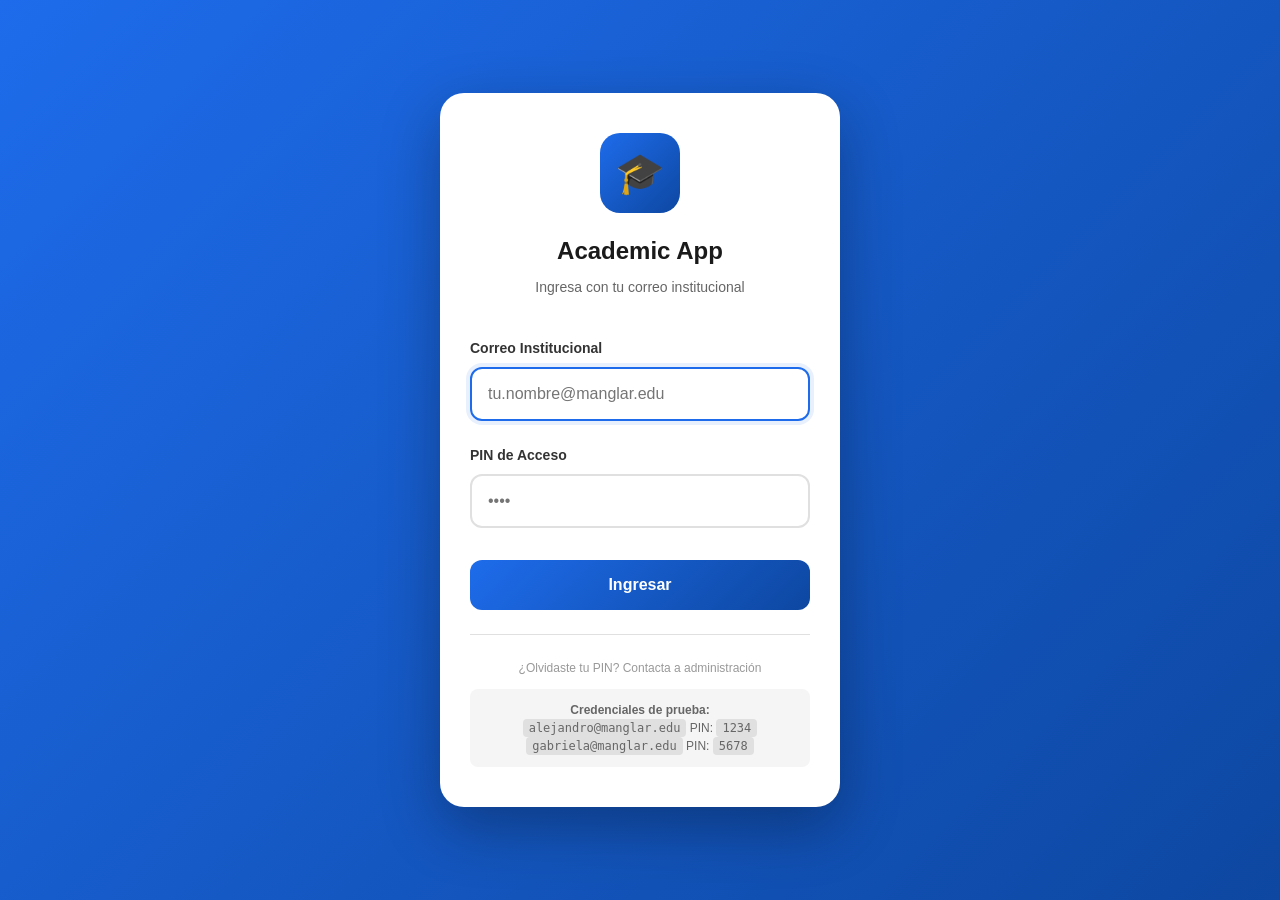
<file: index.html>
<!DOCTYPE html>
<html lang="es">
<head>
    <meta charset="UTF-8">
    <meta name="viewport" content="width=device-width, initial-scale=1.0, maximum-scale=1.0, user-scalable=no">
    <meta name="theme-color" content="#1E6CEB">
    <meta name="apple-mobile-web-app-capable" content="yes">
    <meta name="apple-mobile-web-app-status-bar-style" content="black-translucent">
    <title>Academic App</title>
    
    <!-- Google Fonts - Inter -->
    <link rel="preconnect" href="https://fonts.googleapis.com">
    <link rel="preconnect" href="https://fonts.gstatic.com" crossorigin>
    <link href="https://fonts.googleapis.com/css2?family=Inter:wght@400;500;600;700&display=swap" rel="stylesheet">
    
    <!-- Estilos -->
    <link rel="stylesheet" href="css/styles.css?v=2">
</head>
<body>
    <!-- Contenedor principal (mobile) -->
    <div class="mobile-container">
        
        <!-- Header -->
        <header class="header">
            <div class="header-content">
                <div class="header-left">
                    <div class="avatar">
                        <img src="data:image/svg+xml,%3Csvg xmlns='http://www.w3.org/2000/svg' viewBox='0 0 100 100'%3E%3Ccircle cx='50' cy='50' r='50' fill='%23E3F2FD'/%3E%3Ctext x='50' y='55' font-size='40' text-anchor='middle' fill='%231E6CEB' font-family='Inter'%3E👤%3C/text%3E%3C/svg%3E" alt="Avatar">
                    </div>
                    <div class="greeting">
                        <span class="greeting-small">¡Bienvenido!</span>
                        <span class="greeting-large">Hola, Alejandro</span>
                    </div>
                </div>
                <button class="notification-btn" aria-label="Notificaciones">
                    <svg width="24" height="24" viewBox="0 0 24 24" fill="none" stroke="currentColor" stroke-width="2">
                        <path d="M18 8A6 6 0 0 0 6 8c0 7-3 9-3 9h18s-3-2-3-9"/>
                        <path d="M13.73 21a2 2 0 0 1-3.46 0"/>
                    </svg>
                    <span class="notification-badge"></span>
                </button>
            </div>
        </header>

        <!-- Main Content -->
        <main class="main-content">
            
            <!-- Tarjeta Académica -->
            <section class="academic-card">
                <div class="academic-header">
                    <span class="badge badge-white">Académico</span>
                    <span class="growth-indicator">↗ +0.2% este mes</span>
                </div>
                <div class="academic-body">
                    <div class="grade-large">
                        <span class="grade-number">18</span>
                        <span class="grade-total">/ 20</span>
                    </div>
                    <p class="grade-subtitle">Promedio General</p>
                </div>
                <div class="academic-footer">
                    <div class="subjects-badges">
                        <span class="badge badge-subject">MAT</span>
                        <span class="badge badge-subject">FIS</span>
                        <span class="badge badge-subject">HIS</span>
                    </div>
                    <a href="#" class="link-details">Ver detalles</a>
                </div>
            </section>

            <!-- Próximas Entregas -->
            <section class="section">
                <div class="section-header">
                    <h2 class="section-title">Próximas Entregas</h2>
                    <a href="#" class="link-view-all">Ver todo</a>
                </div>
                
                <div class="assignments-scroll">
                    <!-- Card 1 -->
                    <div class="assignment-card">
                        <div class="assignment-icon math">
                            <svg width="24" height="24" viewBox="0 0 24 24" fill="none" stroke="white" stroke-width="2">
                                <line x1="12" y1="5" x2="12" y2="19"/>
                                <line x1="5" y1="12" x2="19" y2="12"/>
                                <line x1="7" y1="7" x2="17" y2="17"/>
                            </svg>
                        </div>
                        <div class="assignment-content">
                            <h3 class="assignment-title">Examen de Matemáticas</h3>
                            <p class="assignment-subject">CÁLCULO DIFERENCIAL</p>
                            <div class="assignment-footer">
                                <span class="badge badge-urgent-time">Mañana, 08:00 AM</span>
                                <span class="badge badge-urgent">Urgente</span>
                            </div>
                        </div>
                    </div>

                    <!-- Card 2 -->
                    <div class="assignment-card">
                        <div class="assignment-icon essay">
                            <svg width="24" height="24" viewBox="0 0 24 24" fill="none" stroke="white" stroke-width="2">
                                <path d="M14 2H6a2 2 0 0 0-2 2v16a2 2 0 0 0 2 2h12a2 2 0 0 0 2-2V8z"/>
                                <polyline points="14 2 14 8 20 8"/>
                                <line x1="12" y1="18" x2="12" y2="12"/>
                                <line x1="9" y1="15" x2="15" y2="15"/>
                            </svg>
                        </div>
                        <div class="assignment-content">
                            <h3 class="assignment-title">Ensayo de Historia</h3>
                            <p class="assignment-subject">REVOLUCIÓN INDUSTRIAL</p>
                            <div class="assignment-footer">
                                <span class="badge badge-date">
                                    <svg width="12" height="12" viewBox="0 0 24 24" fill="none" stroke="currentColor" stroke-width="2">
                                        <rect x="3" y="4" width="18" height="18" rx="2" ry="2"/>
                                        <line x1="16" y1="2" x2="16" y2="6"/>
                                        <line x1="8" y1="2" x2="8" y2="6"/>
                                        <line x1="3" y1="10" x2="21" y2="10"/>
                                    </svg>
                                    Este Viernes
                                </span>
                            </div>
                        </div>
                    </div>

                    <!-- Card 3 (placeholder para scroll) -->
                    <div class="assignment-card assignment-card-placeholder">
                        <div class="assignment-icon quiz">
                            <svg width="24" height="24" viewBox="0 0 24 24" fill="none" stroke="white" stroke-width="2">
                                <circle cx="12" cy="12" r="10"/>
                                <path d="M9.09 9a3 3 0 0 1 5.83 1c0 2-3 3-3 3"/>
                                <line x1="12" y1="17" x2="12.01" y2="17"/>
                            </svg>
                        </div>
                        <div class="assignment-content">
                            <h3 class="assignment-title">Quiz de Física</h3>
                            <p class="assignment-subject">DINÁMICA</p>
                            <div class="assignment-footer">
                                <span class="badge badge-date">Lunes, 10:00 AM</span>
                            </div>
                        </div>
                    </div>
                </div>
            </section>

            <!-- Últimas Notas -->
            <section class="section">
                <div class="section-header">
                    <h2 class="section-title">Últimas Notas</h2>
                    <a href="#" class="link-view-all">Ver historial</a>
                </div>

                <div class="grades-list">
                    <!-- Nota 1: Física -->
                    <div class="grade-card">
                        <div class="grade-icon">
                            <svg width="24" height="24" viewBox="0 0 24 24" fill="none" stroke="#6C757D" stroke-width="2">
                                <circle cx="12" cy="12" r="3"/>
                                <circle cx="12" cy="12" r="8"/>
                                <line x1="12" y1="2" x2="12" y2="6"/>
                                <line x1="12" y1="18" x2="12" y2="22"/>
                            </svg>
                        </div>
                        <div class="grade-info">
                            <h3 class="grade-subject-name">Física</h3>
                            <p class="grade-activity">Laboratorio #3</p>
                        </div>
                        <div class="grade-score grade-score-high">19.2</div>
                    </div>

                    <!-- Nota 2: Química -->
                    <div class="grade-card">
                        <div class="grade-icon">
                            <svg width="24" height="24" viewBox="0 0 24 24" fill="none" stroke="#6C757D" stroke-width="2">
                                <path d="M6 22h12a2 2 0 0 0 2-2V10l-6-8-6 8v10a2 2 0 0 0 2 2z"/>
                                <line x1="12" y1="2" x2="12" y2="22"/>
                                <ellipse cx="12" cy="14" rx="4" ry="6"/>
                            </svg>
                        </div>
                        <div class="grade-info">
                            <h3 class="grade-subject-name">Química</h3>
                            <p class="grade-activity">Examen Parcial</p>
                        </div>
                        <div class="grade-score grade-score-medium">14</div>
                    </div>

                    <!-- Nota 3: Literatura -->
                    <div class="grade-card">
                        <div class="grade-icon">
                            <svg width="24" height="24" viewBox="0 0 24 24" fill="none" stroke="#6C757D" stroke-width="2">
                                <path d="M4 19.5A2.5 2.5 0 0 1 6.5 17H20"/>
                                <path d="M6.5 2H20v20H6.5A2.5 2.5 0 0 1 4 19.5v-15A2.5 2.5 0 0 1 6.5 2z"/>
                                <line x1="8" y1="7" x2="16" y2="7"/>
                                <line x1="8" y1="11" x2="14" y2="11"/>
                            </svg>
                        </div>
                        <div class="grade-info">
                            <h3 class="grade-subject-name">Literatura</h3>
                            <p class="grade-activity">Ensayo: García Márquez</p>
                        </div>
                        <div class="grade-score grade-score-high">16.8</div>
                    </div>

                    <!-- Nota 4: Matemáticas -->
                    <div class="grade-card">
                        <div class="grade-icon">
                            <svg width="24" height="24" viewBox="0 0 24 24" fill="none" stroke="#6C757D" stroke-width="2">
                                <line x1="12" y1="5" x2="12" y2="19"/>
                                <line x1="5" y1="12" x2="19" y2="12"/>
                            </svg>
                        </div>
                        <div class="grade-info">
                            <h3 class="grade-subject-name">Matemáticas</h3>
                            <p class="grade-activity">Tarea #5: Derivadas</p>
                        </div>
                        <div class="grade-score grade-score-high">18.5</div>
                    </div>
                </div>
            </section>

            <!-- Espacio para el footer -->
            <div class="bottom-spacer"></div>
        </main>

        <!-- Bottom Navigation -->
        <nav class="bottom-nav">
            <a href="/" class="nav-item active">
                <svg width="24" height="24" viewBox="0 0 24 24" fill="none" stroke="currentColor" stroke-width="2">
                    <path d="M3 9l9-7 9 7v11a2 2 0 0 1-2 2H5a2 2 0 0 1-2-2z"/>
                    <polyline points="9 22 9 12 15 12 15 22"/>
                </svg>
                <span>Inicio</span>
            </a>
            <a href="/notas" class="nav-item">
                <svg width="24" height="24" viewBox="0 0 24 24" fill="none" stroke="currentColor" stroke-width="2">
                    <path d="M14 2H6a2 2 0 0 0-2 2v16a2 2 0 0 0 2 2h12a2 2 0 0 0 2-2V8z"/>
                    <polyline points="14 2 14 8 20 8"/>
                    <line x1="16" y1="13" x2="8" y2="13"/>
                    <line x1="16" y1="17" x2="8" y2="17"/>
                    <polyline points="10 9 9 9 8 9"/>
                </svg>
                <span>Notas</span>
            </a>
            <a href="/calendario" class="nav-item">
                <svg width="24" height="24" viewBox="0 0 24 24" fill="none" stroke="currentColor" stroke-width="2">
                    <rect x="3" y="4" width="18" height="18" rx="2" ry="2"/>
                    <line x1="16" y1="2" x2="16" y2="6"/>
                    <line x1="8" y1="2" x2="8" y2="6"/>
                    <line x1="3" y1="10" x2="21" y2="10"/>
                </svg>
                <span>Calendario</span>
            </a>
            <a href="/perfil" class="nav-item">
                <svg width="24" height="24" viewBox="0 0 24 24" fill="none" stroke="currentColor" stroke-width="2">
                    <path d="M20 21v-2a4 4 0 0 0-4-4H8a4 4 0 0 0-4 4v2"/>
                    <circle cx="12" cy="7" r="4"/>
                </svg>
                <span>Perfil</span>
            </a>
        </nav>
    </div>

    <!-- JavaScript -->
    <script src="js/database.js"></script>
    <script src="js/auth.js"></script>
    <script src="js/app.js"></script>
</body>
</html>
</file>
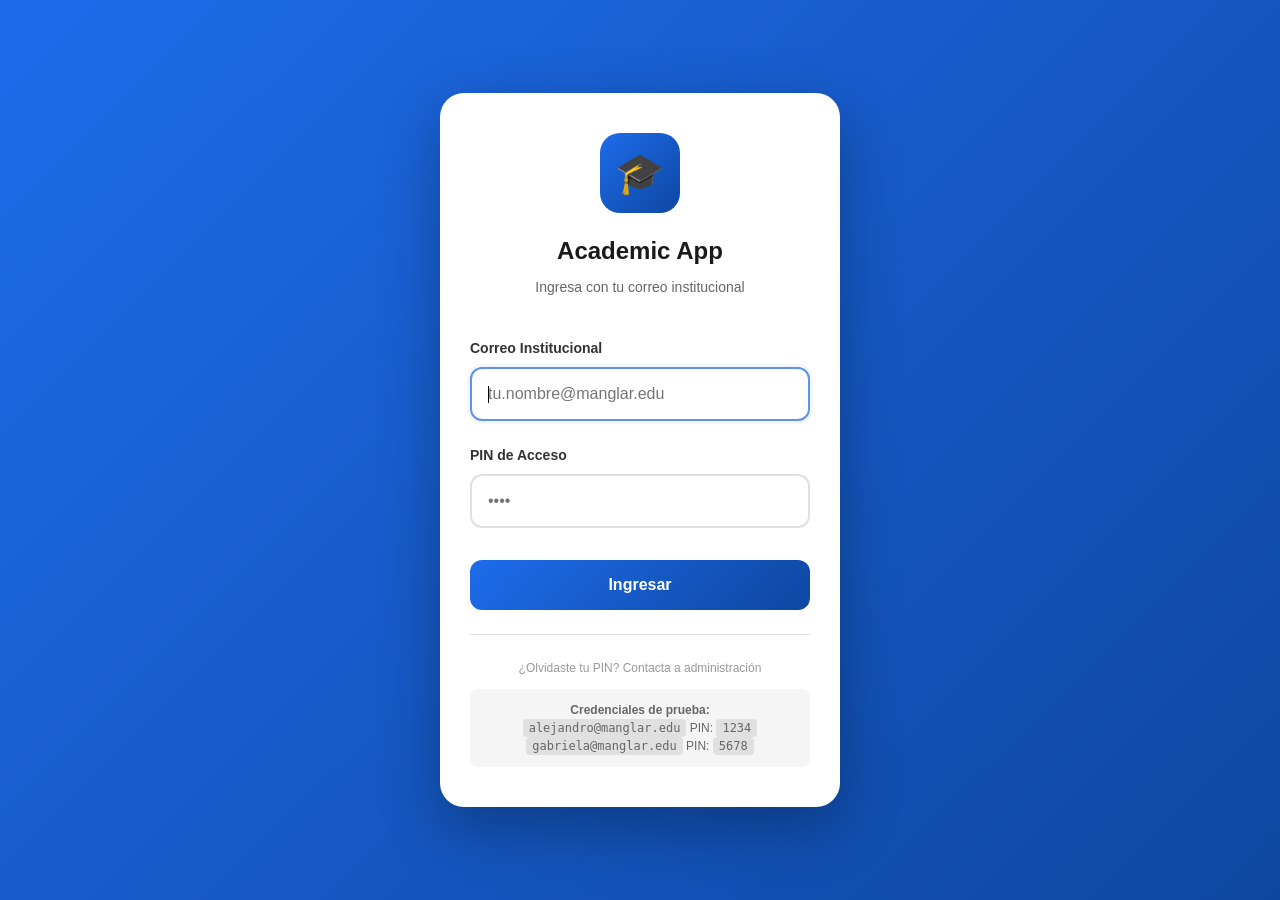
<file: calendario.html>
<!DOCTYPE html>
<html lang="es">
<head>
    <meta charset="UTF-8">
    <meta name="viewport" content="width=device-width, initial-scale=1.0, maximum-scale=1.0, user-scalable=no">
    <meta name="theme-color" content="#1E6CEB">
    <meta name="apple-mobile-web-app-capable" content="yes">
    <meta name="apple-mobile-web-app-status-bar-style" content="black-translucent">
    <title>Calendario Académico - Academic App</title>
    
    <!-- Google Fonts - Inter -->
    <link rel="preconnect" href="https://fonts.googleapis.com">
    <link rel="preconnect" href="https://fonts.gstatic.com" crossorigin>
    <link href="https://fonts.googleapis.com/css2?family=Inter:wght@400;500;600;700&display=swap" rel="stylesheet">
    
    <!-- Estilos -->
    <link rel="stylesheet" href="css/styles.css?v=2">
    <link rel="stylesheet" href="css/calendario.css">
</head>
<body>
    <!-- Contenedor principal (mobile) -->
    <div class="mobile-container">
        
        <!-- Header -->
        <header class="header">
            <div class="header-content">
                <div class="header-left">
                    <button class="back-btn" aria-label="Volver">
                        <svg width="24" height="24" viewBox="0 0 24 24" fill="none" stroke="currentColor" stroke-width="2">
                            <polyline points="15 18 9 12 15 6"/>
                        </svg>
                    </button>
                    <h1 class="page-title">Calendario</h1>
                </div>
                <button class="notification-btn" aria-label="Notificaciones">
                    <svg width="24" height="24" viewBox="0 0 24 24" fill="none" stroke="currentColor" stroke-width="2">
                        <path d="M18 8A6 6 0 0 0 6 8c0 7-3 9-3 9h18s-3-2-3-9"/>
                        <path d="M13.73 21a2 2 0 0 1-3.46 0"/>
                    </svg>
                    <span class="notification-badge">2</span>
                </button>
            </div>
        </header>

        <!-- Main Content -->
        <main class="main-content">
            
            <!-- Month Navigation -->
            <div class="month-navigation">
                <button class="nav-btn prev-month" aria-label="Mes anterior">
                    <svg width="20" height="20" viewBox="0 0 24 24" fill="none" stroke="currentColor" stroke-width="2">
                        <polyline points="15 18 9 12 15 6"/>
                    </svg>
                </button>
                <div class="current-month">
                    <h2 class="month-title">Marzo 2026</h2>
                    <p class="month-subtitle">Semana 11</p>
                </div>
                <button class="nav-btn next-month" aria-label="Mes siguiente">
                    <svg width="20" height="20" viewBox="0 0 24 24" fill="none" stroke="currentColor" stroke-width="2">
                        <polyline points="9 18 15 12 9 6"/>
                    </svg>
                </button>
            </div>

            <!-- Weekday Headers -->
            <div class="weekdays">
                <div class="weekday">Lun</div>
                <div class="weekday">Mar</div>
                <div class="weekday">Mié</div>
                <div class="weekday">Jue</div>
                <div class="weekday">Vie</div>
                <div class="weekday">Sáb</div>
                <div class="weekday">Dom</div>
            </div>

            <!-- Calendar Grid -->
            <div class="calendar-grid">
                <!-- Week 1 -->
                <div class="calendar-day empty"></div>
                <div class="calendar-day empty"></div>
                <div class="calendar-day">
                    <span class="day-number">1</span>
                </div>
                <div class="calendar-day">
                    <span class="day-number">2</span>
                </div>
                <div class="calendar-day">
                    <span class="day-number">3</span>
                </div>
                <div class="calendar-day">
                    <span class="day-number">4</span>
                </div>
                <div class="calendar-day">
                    <span class="day-number">5</span>
                </div>

                <!-- Week 2 -->
                <div class="calendar-day">
                    <span class="day-number">6</span>
                    <div class="event-dot event-exam"></div>
                </div>
                <div class="calendar-day">
                    <span class="day-number">7</span>
                </div>
                <div class="calendar-day">
                    <span class="day-number">8</span>
                </div>
                <div class="calendar-day">
                    <span class="day-number">9</span>
                    <div class="event-dot event-assignment"></div>
                </div>
                <div class="calendar-day">
                    <span class="day-number">10</span>
                </div>
                <div class="calendar-day">
                    <span class="day-number">11</span>
                    <div class="event-dot event-class"></div>
                </div>
                <div class="calendar-day">
                    <span class="day-number">12</span>
                    <div class="event-dot event-exam"></div>
                    <div class="event-dot event-assignment"></div>
                </div>

                <!-- Week 3 -->
                <div class="calendar-day today">
                    <span class="day-number">13</span>
                    <div class="event-dot event-class"></div>
                </div>
                <div class="calendar-day">
                    <span class="day-number">14</span>
                </div>
                <div class="calendar-day">
                    <span class="day-number">15</span>
                    <div class="event-dot event-exam"></div>
                </div>
                <div class="calendar-day">
                    <span class="day-number">16</span>
                </div>
                <div class="calendar-day">
                    <span class="day-number">17</span>
                    <div class="event-dot event-assignment"></div>
                </div>
                <div class="calendar-day">
                    <span class="day-number">18</span>
                </div>
                <div class="calendar-day">
                    <span class="day-number">19</span>
                </div>

                <!-- Week 4 -->
                <div class="calendar-day">
                    <span class="day-number">20</span>
                </div>
                <div class="calendar-day">
                    <span class="day-number">21</span>
                    <div class="event-dot event-class"></div>
                </div>
                <div class="calendar-day">
                    <span class="day-number">22</span>
                </div>
                <div class="calendar-day">
                    <span class="day-number">23</span>
                    <div class="event-dot event-exam"></div>
                </div>
                <div class="calendar-day">
                    <span class="day-number">24</span>
                </div>
                <div class="calendar-day">
                    <span class="day-number">25</span>
                    <div class="event-dot event-assignment"></div>
                </div>
                <div class="calendar-day">
                    <span class="day-number">26</span>
                </div>

                <!-- Week 5 -->
                <div class="calendar-day">
                    <span class="day-number">27</span>
                </div>
                <div class="calendar-day">
                    <span class="day-number">28</span>
                    <div class="event-dot event-class"></div>
                </div>
                <div class="calendar-day">
                    <span class="day-number">29</span>
                </div>
                <div class="calendar-day">
                    <span class="day-number">30</span>
                </div>
                <div class="calendar-day">
                    <span class="day-number">31</span>
                    <div class="event-dot event-exam"></div>
                </div>
                <div class="calendar-day empty"></div>
                <div class="calendar-day empty"></div>
            </div>

            <!-- Today's Events -->
            <div class="section">
                <div class="section-header">
                    <h2 class="section-title">Eventos de Hoy</h2>
                    <span class="today-date">Jueves, 13 de Marzo</span>
                </div>
                
                <div class="events-list">
                    <!-- Event 1 -->
                    <div class="event-card event-card-class">
                        <div class="event-time">
                            <span class="event-hour">08:00</span>
                            <span class="event-duration">2h</span>
                        </div>
                        <div class="event-content">
                            <h3 class="event-title">Matemáticas - Clase</h3>
                            <p class="event-location">Aula 302, Edificio Principal</p>
                            <div class="event-footer">
                                <span class="badge badge-subject">MAT</span>
                                <span class="badge badge-time">En curso</span>
                            </div>
                        </div>
                    </div>

                    <!-- Event 2 -->
                    <div class="event-card event-card-assignment">
                        <div class="event-time">
                            <span class="event-hour">14:00</span>
                            <span class="event-duration">3h</span>
                        </div>
                        <div class="event-content">
                            <h3 class="event-title">Entrega: Ensayo de Historia</h3>
                            <p class="event-location">Plataforma Virtual</p>
                            <div class="event-footer">
                                <span class="badge badge-subject">HIS</span>
                                <span class="badge badge-urgent">Urgente</span>
                            </div>
                        </div>
                    </div>

                    <!-- Event 3 -->
                    <div class="event-card event-card-exam">
                        <div class="event-time">
                            <span class="event-hour">16:30</span>
                            <span class="event-duration">1.5h</span>
                        </div>
                        <div class="event-content">
                            <h3 class="event-title">Quiz de Física</h3>
                            <p class="event-location">Laboratorio 105</p>
                            <div class="event-footer">
                                <span class="badge badge-subject">FIS</span>
                                <span class="badge badge-time">Próximo</span>
                            </div>
                        </div>
                    </div>
                </div>
            </div>

            <!-- Upcoming Events -->
            <div class="section">
                <div class="section-header">
                    <h2 class="section-title">Próximos Eventos</h2>
                    <a href="#" class="link-view-all">Ver todo</a>
                </div>
                
                <div class="upcoming-events">
                    <!-- Event 1 -->
                    <div class="upcoming-event">
                        <div class="upcoming-date">
                            <span class="upcoming-day">15</span>
                            <span class="upcoming-month">Mar</span>
                        </div>
                        <div class="upcoming-content">
                            <h3 class="upcoming-title">Examen Final - Matemáticas</h3>
                            <p class="upcoming-details">Aula 302 · 09:00 AM</p>
                        </div>
                        <div class="upcoming-badge">
                            <span class="badge badge-exam">Examen</span>
                        </div>
                    </div>

                    <!-- Event 2 -->
                    <div class="upcoming-event">
                        <div class="upcoming-date">
                            <span class="upcoming-day">17</span>
                            <span class="upcoming-month">Mar</span>
                        </div>
                        <div class="upcoming-content">
                            <h3 class="upcoming-title">Entrega Proyecto Ciencias</h3>
                            <p class="upcoming-details">Plataforma Virtual · 11:59 PM</p>
                        </div>
                        <div class="upcoming-badge">
                            <span class="badge badge-assignment">Tarea</span>
                        </div>
                    </div>

                    <!-- Event 3 -->
                    <div class="upcoming-event">
                        <div class="upcoming-date">
                            <span class="upcoming-day">21</span>
                            <span class="upcoming-month">Mar</span>
                        </div>
                        <div class="upcoming-content">
                            <h3 class="upcoming-title">Clase Especial - Literatura</h3>
                            <p class="upcoming-details">Biblioteca · 10:30 AM</p>
                        </div>
                        <div class="upcoming-badge">
                            <span class="badge badge-class">Clase</span>
                        </div>
                    </div>
                </div>
            </div>

            <!-- Espacio para el footer -->
            <div class="bottom-spacer"></div>
        </main>

        <!-- Bottom Navigation -->
        <nav class="bottom-nav">
            <a href="/" class="nav-item">
                <svg width="24" height="24" viewBox="0 0 24 24" fill="none" stroke="currentColor" stroke-width="2">
                    <path d="M3 9l9-7 9 7v11a2 2 0 0 1-2 2H5a2 2 0 0 1-2-2z"/>
                    <polyline points="9 22 9 12 15 12 15 22"/>
                </svg>
                <span>Inicio</span>
            </a>
            <a href="/notas" class="nav-item">
                <svg width="24" height="24" viewBox="0 0 24 24" fill="none" stroke="currentColor" stroke-width="2">
                    <path d="M14 2H6a2 2 0 0 0-2 2v16a2 2 0 0 0 2 2h12a2 2 0 0 0 2-2V8z"/>
                    <polyline points="14 2 14 8 20 8"/>
                    <line x1="16" y1="13" x2="8" y2="13"/>
                    <line x1="16" y1="17" x2="8" y2="17"/>
                    <polyline points="10 9 9 9 8 9"/>
                </svg>
                <span>Notas</span>
            </a>
            <a href="/calendario" class="nav-item active">
                <svg width="24" height="24" viewBox="0 0 24 24" fill="none" stroke="currentColor" stroke-width="2">
                    <rect x="3" y="4" width="18" height="18" rx="2" ry="2"/>
                    <line x1="16" y1="2" x2="16" y2="6"/>
                    <line x1="8" y1="2" x2="8" y2="6"/>
                    <line x1="3" y1="10" x2="21" y2="10"/>
                </svg>
                <span>Calendario</span>
            </a>
            <a href="/perfil" class="nav-item">
                <svg width="24" height="24" viewBox="0 0 24 24" fill="none" stroke="currentColor" stroke-width="2">
                    <path d="M20 21v-2a4 4 0 0 0-4-4H8a4 4 0 0 0-4 4v2"/>
                    <circle cx="12" cy="7" r="4"/>
                </svg>
                <span>Perfil</span>
            </a>
        </nav>
    </div>

    <!-- JavaScript -->
    <script src="js/database.js"></script>
    <script src="js/auth.js"></script>
    <script src="js/app.js"></script>
    <script src="js/calendario.js"></script>
    
    <!-- Debug script -->
    <script>
        console.log('=== DEBUG CALENDARIO ===');
        console.log('URL:', window.location.href);
        console.log('Auth.isLoggedIn():', Auth.isLoggedIn());
        console.log('Current user:', Auth.getCurrentUser());
        console.log('Scripts cargados:', document.scripts.length);
        console.log('=== FIN DEBUG ===');
    </script>
</body>
</html>
</file>
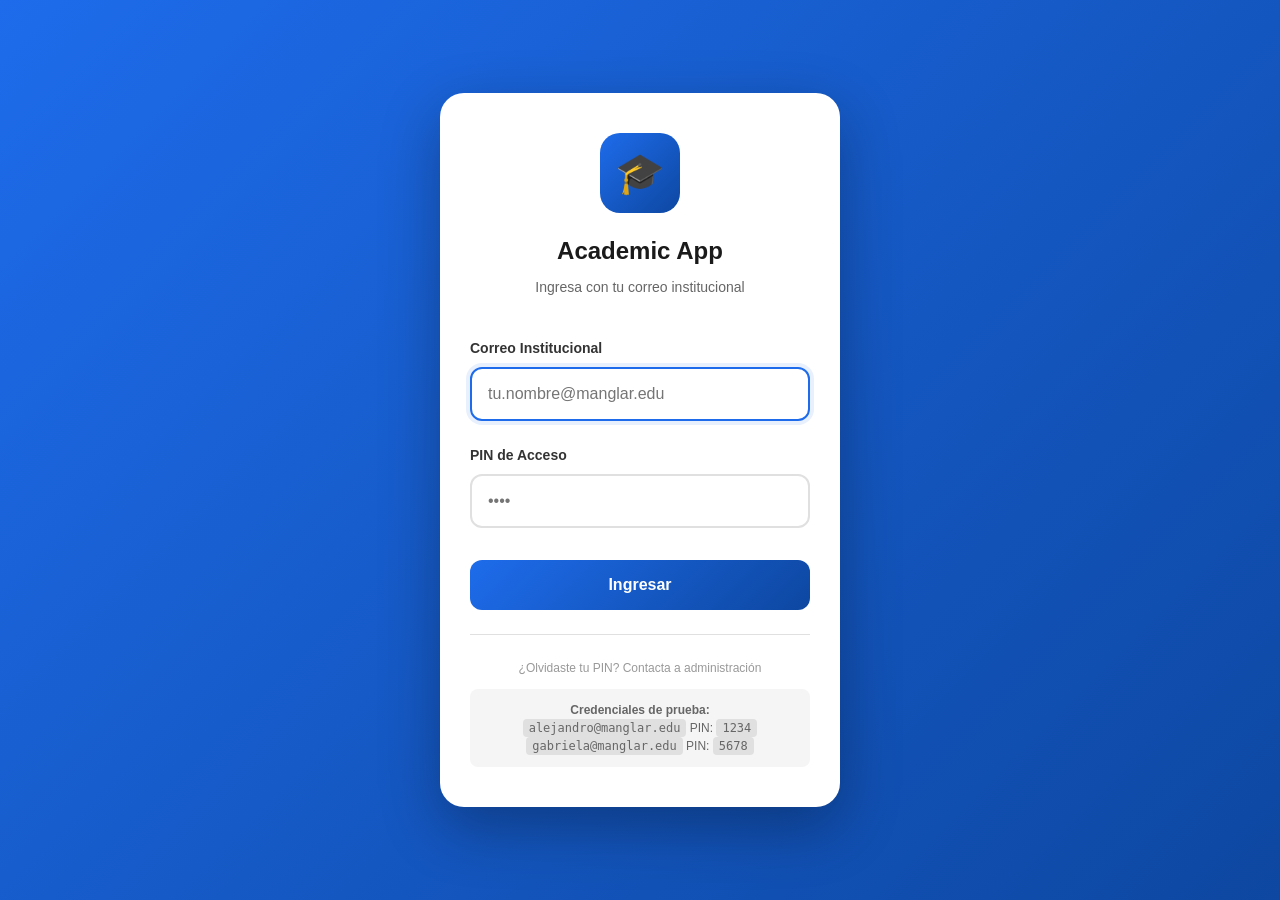
<file: login.html>
<!DOCTYPE html>
<html lang="es">
<head>
    <meta charset="UTF-8">
    <meta name="viewport" content="width=device-width, initial-scale=1.0, maximum-scale=1.0, user-scalable=no">
    <title>Login - Academic App</title>
    <link rel="stylesheet" href="css/styles.css?v=2">
    <style>
        * {
            margin: 0;
            padding: 0;
            box-sizing: border-box;
        }
        
        body {
            font-family: -apple-system, BlinkMacSystemFont, 'Segoe UI', Roboto, Oxygen, Ubuntu, Cantarell, sans-serif;
            background: linear-gradient(135deg, #1E6CEB 0%, #0D47A1 100%);
            min-height: 100vh;
            display: flex;
            align-items: center;
            justify-content: center;
            padding: 20px;
        }
        
        .login-container {
            background: white;
            border-radius: 24px;
            padding: 40px 30px;
            width: 100%;
            max-width: 400px;
            box-shadow: 0 20px 60px rgba(0,0,0,0.3);
        }
        
        .login-header {
            text-align: center;
            margin-bottom: 40px;
        }
        
        .login-logo {
            width: 80px;
            height: 80px;
            background: linear-gradient(135deg, #1E6CEB, #0D47A1);
            border-radius: 20px;
            display: flex;
            align-items: center;
            justify-content: center;
            margin: 0 auto 20px;
            font-size: 40px;
        }
        
        .login-title {
            font-size: 24px;
            font-weight: 700;
            color: #1a1a1a;
            margin-bottom: 8px;
        }
        
        .login-subtitle {
            font-size: 14px;
            color: #666;
        }
        
        .form-group {
            margin-bottom: 24px;
        }
        
        .form-label {
            display: block;
            font-size: 14px;
            font-weight: 600;
            color: #333;
            margin-bottom: 8px;
        }
        
        .form-input {
            width: 100%;
            padding: 16px;
            border: 2px solid #e0e0e0;
            border-radius: 12px;
            font-size: 16px;
            transition: all 0.3s ease;
            outline: none;
        }
        
        .form-input:focus {
            border-color: #1E6CEB;
            box-shadow: 0 0 0 4px rgba(30, 108, 235, 0.1);
        }
        
        .form-input.error {
            border-color: #E53E3E;
            animation: shake 0.4s ease;
        }
        
        .login-btn {
            width: 100%;
            padding: 16px;
            background: linear-gradient(135deg, #1E6CEB, #0D47A1);
            color: white;
            border: none;
            border-radius: 12px;
            font-size: 16px;
            font-weight: 600;
            cursor: pointer;
            transition: all 0.3s ease;
            margin-top: 8px;
        }
        
        .login-btn:hover {
            transform: translateY(-2px);
            box-shadow: 0 8px 20px rgba(30, 108, 235, 0.4);
        }
        
        .login-btn:active {
            transform: translateY(0);
        }
        
        .login-btn:disabled {
            opacity: 0.6;
            cursor: not-allowed;
            transform: none;
        }
        
        .error-message {
            background: #FEE;
            color: #E53E3E;
            padding: 12px 16px;
            border-radius: 8px;
            font-size: 14px;
            margin-bottom: 20px;
            display: none;
            align-items: center;
            gap: 8px;
        }
        
        .error-message.show {
            display: flex;
        }
        
        .login-help {
            text-align: center;
            margin-top: 24px;
            padding-top: 24px;
            border-top: 1px solid #e0e0e0;
        }
        
        .login-help-text {
            font-size: 12px;
            color: #999;
        }
        
        .demo-credentials {
            background: #f5f5f5;
            padding: 12px;
            border-radius: 8px;
            margin-top: 12px;
            font-size: 12px;
            color: #666;
        }
        
        .demo-credentials code {
            background: #e0e0e0;
            padding: 2px 6px;
            border-radius: 4px;
            font-family: monospace;
        }
        
        @keyframes shake {
            0%, 100% { transform: translateX(0); }
            25% { transform: translateX(-10px); }
            75% { transform: translateX(10px); }
        }
        
        .loading-spinner {
            display: inline-block;
            width: 20px;
            height: 20px;
            border: 3px solid rgba(255,255,255,0.3);
            border-radius: 50%;
            border-top-color: white;
            animation: spin 0.8s linear infinite;
            margin-right: 8px;
        }
        
        @keyframes spin {
            to { transform: rotate(360deg); }
        }
    </style>
</head>
<body data-public="true">
    <div class="login-container">
        <div class="login-header">
            <div class="login-logo">🎓</div>
            <h1 class="login-title">Academic App</h1>
            <p class="login-subtitle">Ingresa con tu correo institucional</p>
        </div>
        
        <div class="error-message" id="errorMessage">
            <span>⚠️</span>
            <span id="errorText">Correo o PIN incorrectos</span>
        </div>
        
        <form id="loginForm">
            <div class="form-group">
                <label class="form-label" for="email">Correo Institucional</label>
                <input 
                    type="email" 
                    id="email" 
                    class="form-input" 
                    placeholder="tu.nombre@manglar.edu"
                    required
                    autocomplete="email"
                >
            </div>
            
            <div class="form-group">
                <label class="form-label" for="pin">PIN de Acceso</label>
                <input 
                    type="password" 
                    id="pin" 
                    class="form-input" 
                    placeholder="••••"
                    maxlength="4"
                    pattern="[0-9]{4}"
                    required
                    autocomplete="off"
                >
            </div>
            
            <button type="submit" class="login-btn" id="loginBtn">
                Ingresar
            </button>
        </form>
        
        <div class="login-help">
            <p class="login-help-text">¿Olvidaste tu PIN? Contacta a administración</p>
            <div class="demo-credentials">
                <strong>Credenciales de prueba:</strong><br>
                <code>alejandro@manglar.edu</code> PIN: <code>1234</code><br>
                <code>gabriela@manglar.edu</code> PIN: <code>5678</code>
            </div>
        </div>
    </div>
    
    <script src="js/database.js"></script>
    <script src="js/auth.js"></script>
    <script>
        // Verificar si ya está logueado (con timeout para evitar loops)
        setTimeout(() => {
            if (Auth.isLoggedIn()) {
                console.log('✅ [LOGIN] Usuario ya autenticado, redirigiendo...');
                
                // Obtener parámetro de redirección
                const urlParams = new URLSearchParams(window.location.search);
                const redirect = urlParams.get('redirect') || 'index.html';
                
                // Redirigir después de un pequeño delay
                setTimeout(() => {
                    window.location.href = redirect;
                }, 500);
            }
        }, 100);
        
        // Manejar el formulario de login
        document.getElementById('loginForm').addEventListener('submit', async function(e) {
            e.preventDefault();
            
            const email = document.getElementById('email').value.trim().toLowerCase();
            const pin = document.getElementById('pin').value.trim();
            const loginBtn = document.getElementById('loginBtn');
            const errorMessage = document.getElementById('errorMessage');
            const errorText = document.getElementById('errorText');
            
            // Ocultar error previo
            errorMessage.classList.remove('show');
            
            // Validar formato
            if (!email.endsWith('@manglar.edu')) {
                showError('El correo debe ser institucional (@manglar.edu)');
                return;
            }
            
            if (pin.length !== 4 || !/^\d{4}$/.test(pin)) {
                showError('El PIN debe tener 4 dígitos');
                return;
            }
            
            // Mostrar estado de carga
            loginBtn.disabled = true;
            loginBtn.innerHTML = '<span class="loading-spinner"></span> Validando...';
            
            try {
                // Intentar login
                const user = await Auth.login(email, pin);
                
                if (user) {
                    // Login exitoso
                    loginBtn.innerHTML = '✅ ¡Bienvenido!';
                    setTimeout(() => {
                        window.location.href = 'index.html';
                    }, 1000);
                } else {
                    // Login fallido
                    showError('Correo o PIN incorrectos');
                    loginBtn.disabled = false;
                    loginBtn.textContent = 'Ingresar';
                }
            } catch (error) {
                console.error('Error en login:', error);
                showError('Error de conexión. Intenta de nuevo.');
                loginBtn.disabled = false;
                loginBtn.textContent = 'Ingresar';
            }
        });
        
        function showError(message) {
            const errorMessage = document.getElementById('errorMessage');
            const errorText = document.getElementById('errorText');
            const emailInput = document.getElementById('email');
            const pinInput = document.getElementById('pin');
            
            errorText.textContent = message;
            errorMessage.classList.add('show');
            
            // Animación de error
            emailInput.classList.add('error');
            pinInput.classList.add('error');
            
            setTimeout(() => {
                emailInput.classList.remove('error');
                pinInput.classList.remove('error');
            }, 500);
        }
        
        // Auto-focalizar el email al cargar
        document.getElementById('email').focus();
    </script>
</body>
</html>
</file>
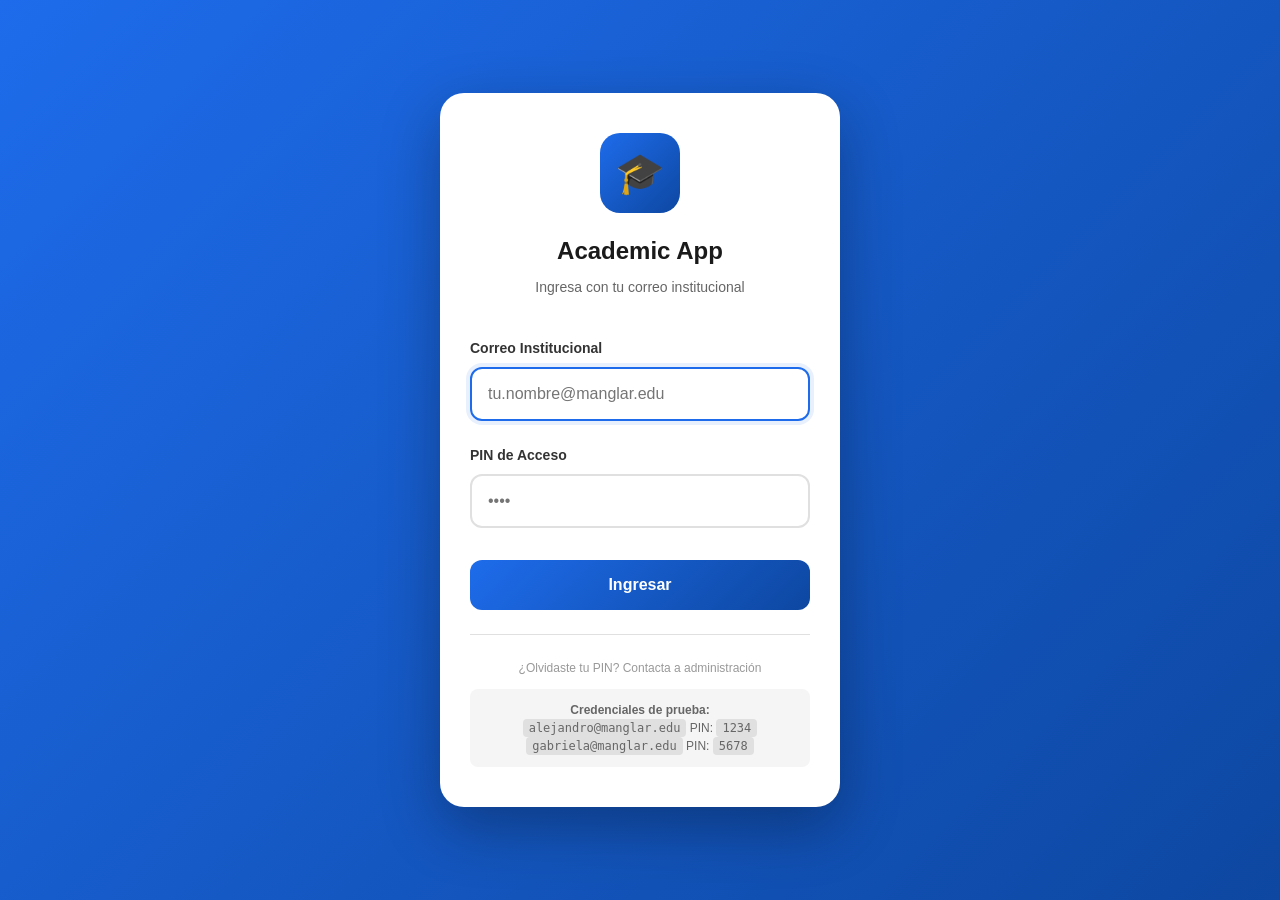
<file: notas.html>
<!DOCTYPE html>
<html lang="es">
<head>
    <meta charset="UTF-8">
    <meta name="viewport" content="width=device-width, initial-scale=1.0, maximum-scale=1.0, user-scalable=no">
    <meta name="theme-color" content="#1E6CEB">
    <meta name="apple-mobile-web-app-capable" content="yes">
    <meta name="apple-mobile-web-app-status-bar-style" content="black-translucent">
    <title>Mis Calificaciones - Academic App</title>
    
    <!-- Google Fonts - Inter -->
    <link rel="preconnect" href="https://fonts.googleapis.com">
    <link rel="preconnect" href="https://fonts.gstatic.com" crossorigin>
    <link href="https://fonts.googleapis.com/css2?family=Inter:wght@400;500;600;700&display=swap" rel="stylesheet">
    
    <!-- Estilos -->
    <link rel="stylesheet" href="css/styles.css?v=2">
    <link rel="stylesheet" href="css/notas.css">
</head>
<body>
    <!-- Contenedor principal (mobile) -->
    <div class="mobile-container">
        
        <!-- Header -->
        <header class="header">
            <div class="header-content">
                <div class="header-left">
                    <button class="back-btn" aria-label="Volver">
                        <svg width="24" height="24" viewBox="0 0 24 24" fill="none" stroke="currentColor" stroke-width="2">
                            <polyline points="15 18 9 12 15 6"/>
                        </svg>
                    </button>
                    <h1 class="page-title">Mis Calificaciones</h1>
                </div>
                <button class="notification-btn" aria-label="Notificaciones">
                    <svg width="24" height="24" viewBox="0 0 24 24" fill="none" stroke="currentColor" stroke-width="2">
                        <path d="M18 8A6 6 0 0 0 6 8c0 7-3 9-3 9h18s-3-2-3-9"/>
                        <path d="M13.73 21a2 2 0 0 1-3.46 0"/>
                    </svg>
                    <span class="notification-badge">3</span>
                </button>
            </div>
        </header>

        <!-- Main Content -->
        <main class="main-content">
            
            <!-- Search Bar -->
            <div class="search-container">
                <div class="search-bar">
                    <svg class="search-icon" width="20" height="20" viewBox="0 0 24 24" fill="none" stroke="currentColor" stroke-width="2">
                        <circle cx="11" cy="11" r="8"/>
                        <path d="m21 21-4.35-4.35"/>
                    </svg>
                    <input type="text" class="search-input" placeholder="Buscar materia o profesor...">
                </div>
            </div>

            <!-- Summary Cards -->
            <div class="summary-cards">
                <div class="summary-card summary-card-primary">
                    <span class="summary-label">PROMEDIO</span>
                    <span class="summary-value">16.4</span>
                </div>
                <div class="summary-card">
                    <span class="summary-label">MATERIAS</span>
                    <span class="summary-value">6</span>
                </div>
                <div class="summary-card">
                    <span class="summary-label">CRÉDITOS</span>
                    <span class="summary-value">18</span>
                </div>
            </div>

            <!-- Section Header -->
            <div class="section-header-divider">
                <h2 class="section-subtitle">SEMESTRE ACTUAL</h2>
            </div>

            <!-- Course List -->
            <div class="course-list">
                
                <!-- Course 1: Matemáticas (Expanded) -->
                <div class="course-card course-card-expanded" data-course="matematicas">
                    <div class="course-header">
                        <div class="course-left">
                            <div class="course-icon course-icon-math">
                                <svg width="24" height="24" viewBox="0 0 24 24" fill="none" stroke="currentColor" stroke-width="2">
                                    <line x1="12" y1="5" x2="12" y2="19"/>
                                    <line x1="5" y1="12" x2="19" y2="12"/>
                                    <line x1="7" y1="7" x2="17" y2="17"/>
                                </svg>
                            </div>
                            <div class="course-info">
                                <h3 class="course-name">Matemáticas</h3>
                                <p class="course-professor">Ing. Ricardo Soria</p>
                            </div>
                        </div>
                        <div class="course-right">
                            <span class="grade-badge grade-badge-high">16.8</span>
                            <button class="expand-btn" aria-label="Expandir">
                                <svg width="20" height="20" viewBox="0 0 24 24" fill="none" stroke="currentColor" stroke-width="2">
                                    <polyline points="18 15 12 9 6 15"/>
                                </svg>
                            </button>
                        </div>
                    </div>
                    <div class="course-details">
                        <div class="assessment-item">
                            <span class="assessment-name">Taller 1</span>
                            <span class="assessment-weight">(20%)</span>
                            <span class="assessment-score assessment-score-high">16.0</span>
                        </div>
                        <div class="assessment-item">
                            <span class="assessment-name">Examen Parcial</span>
                            <span class="assessment-weight">(30%)</span>
                            <span class="assessment-score assessment-score-high">18.0</span>
                        </div>
                        <div class="assessment-item">
                            <span class="assessment-name">Quiz 1</span>
                            <span class="assessment-weight">(10%)</span>
                            <span class="assessment-score assessment-score-medium">14.0</span>
                        </div>
                        <div class="assessment-item">
                            <span class="assessment-name">Proyecto</span>
                            <span class="assessment-weight">(40%)</span>
                            <span class="assessment-score assessment-score-pending">Pendiente</span>
                        </div>
                    </div>
                </div>

                <!-- Course 2: Lenguaje -->
                <div class="course-card" data-course="lenguaje">
                    <div class="course-header">
                        <div class="course-left">
                            <div class="course-icon course-icon-language">
                                <svg width="24" height="24" viewBox="0 0 24 24" fill="none" stroke="currentColor" stroke-width="2">
                                    <path d="M4 19.5A2.5 2.5 0 0 1 6.5 17H20"/>
                                    <path d="M6.5 2H20v20H6.5A2.5 2.5 0 0 1 4 19.5v-15A2.5 2.5 0 0 1 6.5 2z"/>
                                    <line x1="8" y1="7" x2="16" y2="7"/>
                                    <line x1="8" y1="11" x2="14" y2="11"/>
                                </svg>
                            </div>
                            <div class="course-info">
                                <h3 class="course-name">Lenguaje</h3>
                                <p class="course-professor">Lic. Elena Marín</p>
                            </div>
                        </div>
                        <div class="course-right">
                            <span class="grade-badge grade-badge-medium">15.2</span>
                            <button class="expand-btn" aria-label="Expandir">
                                <svg width="20" height="20" viewBox="0 0 24 24" fill="none" stroke="currentColor" stroke-width="2">
                                    <polyline points="6 9 12 15 18 9"/>
                                </svg>
                            </button>
                        </div>
                    </div>
                    <div class="course-details">
                        <div class="assessment-item">
                            <span class="assessment-name">Ensayo 1</span>
                            <span class="assessment-weight">(25%)</span>
                            <span class="assessment-score assessment-score-medium">15.0</span>
                        </div>
                        <div class="assessment-item">
                            <span class="assessment-name">Examen Parcial</span>
                            <span class="assessment-weight">(35%)</span>
                            <span class="assessment-score assessment-score-medium">14.5</span>
                        </div>
                        <div class="assessment-item">
                            <span class="assessment-name">Participación</span>
                            <span class="assessment-weight">(20%)</span>
                            <span class="assessment-score assessment-score-high">18.0</span>
                        </div>
                        <div class="assessment-item">
                            <span class="assessment-name">Proyecto Final</span>
                            <span class="assessment-weight">(20%)</span>
                            <span class="assessment-score assessment-score-pending">Pendiente</span>
                        </div>
                    </div>
                </div>

                <!-- Course 3: Ciencias -->
                <div class="course-card" data-course="ciencias">
                    <div class="course-header">
                        <div class="course-left">
                            <div class="course-icon course-icon-science">
                                <svg width="24" height="24" viewBox="0 0 24 24" fill="none" stroke="currentColor" stroke-width="2">
                                    <path d="M10 2h4"/>
                                    <path d="M12 2v4"/>
                                    <circle cx="12" cy="14" r="8"/>
                                    <path d="M12 10v8"/>
                                    <path d="M8 14h8"/>
                                </svg>
                            </div>
                            <div class="course-info">
                                <h3 class="course-name">Ciencias</h3>
                                <p class="course-professor">Dr. Mario Casas</p>
                            </div>
                        </div>
                        <div class="course-right">
                            <span class="grade-badge grade-badge-low">11.6</span>
                            <button class="expand-btn" aria-label="Expandir">
                                <svg width="20" height="20" viewBox="0 0 24 24" fill="none" stroke="currentColor" stroke-width="2">
                                    <polyline points="6 9 12 15 18 9"/>
                                </svg>
                            </button>
                        </div>
                    </div>
                    <div class="course-details">
                        <div class="assessment-item">
                            <span class="assessment-name">Laboratorio 1</span>
                            <span class="assessment-weight">(30%)</span>
                            <span class="assessment-score assessment-score-low">10.5</span>
                        </div>
                        <div class="assessment-item">
                            <span class="assessment-name">Examen Parcial</span>
                            <span class="assessment-weight">(40%)</span>
                            <span class="assessment-score assessment-score-low">12.0</span>
                        </div>
                        <div class="assessment-item">
                            <span class="assessment-name">Tarea 1</span>
                            <span class="assessment-weight">(15%)</span>
                            <span class="assessment-score assessment-score-medium">14.0</span>
                        </div>
                        <div class="assessment-item">
                            <span class="assessment-name">Proyecto</span>
                            <span class="assessment-weight">(15%)</span>
                            <span class="assessment-score assessment-score-pending">Pendiente</span>
                        </div>
                    </div>
                </div>

                <!-- Course 4: Historia -->
                <div class="course-card" data-course="historia">
                    <div class="course-header">
                        <div class="course-left">
                            <div class="course-icon course-icon-history">
                                <svg width="24" height="24" viewBox="0 0 24 24" fill="none" stroke="currentColor" stroke-width="2">
                                    <circle cx="12" cy="12" r="10"/>
                                    <polyline points="12 6 12 12 16 14"/>
                                </svg>
                            </div>
                            <div class="course-info">
                                <h3 class="course-name">Historia</h3>
                                <p class="course-professor">Dra. Ana Rodríguez</p>
                            </div>
                        </div>
                        <div class="course-right">
                            <span class="grade-badge grade-badge-high">17.5</span>
                            <button class="expand-btn" aria-label="Expandir">
                                <svg width="20" height="20" viewBox="0 0 24 24" fill="none" stroke="currentColor" stroke-width="2">
                                    <polyline points="6 9 12 15 18 9"/>
                                </svg>
                            </button>
                        </div>
                    </div>
                    <div class="course-details">
                        <div class="assessment-item">
                            <span class="assessment-name">Ensayo Histórico</span>
                            <span class="assessment-weight">(30%)</span>
                            <span class="assessment-score assessment-score-high">18.0</span>
                        </div>
                        <div class="assessment-item">
                            <span class="assessment-name">Examen Oral</span>
                            <span class="assessment-weight">(25%)</span>
                            <span class="assessment-score assessment-score-high">17.0</span>
                        </div>
                        <div class="assessment-item">
                            <span class="assessment-name">Investigación</span>
                            <span class="assessment-weight">(45%)</span>
                            <span class="assessment-score assessment-score-medium">15.5</span>
                        </div>
                    </div>
                </div>

                <!-- Course 5: Inglés -->
                <div class="course-card" data-course="ingles">
                    <div class="course-header">
                        <div class="course-left">
                            <div class="course-icon course-icon-english">
                                <svg width="24" height="24" viewBox="0 0 24 24" fill="none" stroke="currentColor" stroke-width="2">
                                    <path d="M12 2a10 10 0 1 0 10 10H12V2z"/>
                                    <path d="M12 12 2.1 12a10 10 0 0 1 17.8-5.9"/>
                                    <path d="M22 12c0 1.7-.4 3.3-1.2 4.7"/>
                                </svg>
                            </div>
                            <div class="course-info">
                                <h3 class="course-name">Inglés</h3>
                                <p class="course-professor">Prof. John Smith</p>
                            </div>
                        </div>
                        <div class="course-right">
                            <span class="grade-badge grade-badge-high">19.0</span>
                            <button class="expand-btn" aria-label="Expandir">
                                <svg width="20" height="20" viewBox="0 0 24 24" fill="none" stroke="currentColor" stroke-width="2">
                                    <polyline points="6 9 12 15 18 9"/>
                                </svg>
                            </button>
                        </div>
                    </div>
                    <div class="course-details">
                        <div class="assessment-item">
                            <span class="assessment-name">Speaking Test</span>
                            <span class="assessment-weight">(30%)</span>
                            <span class="assessment-score assessment-score-high">19.5</span>
                        </div>
                        <div class="assessment-item">
                            <span class="assessment-name">Writing Essay</span>
                            <span class="assessment-weight">(30%)</span>
                            <span class="assessment-score assessment-score-high">18.5</span>
                        </div>
                        <div class="assessment-item">
                            <span class="assessment-name">Listening Quiz</span>
                            <span class="assessment-weight">(40%)</span>
                            <span class="assessment-score assessment-score-high">19.0</span>
                        </div>
                    </div>
                </div>

            </div>

            <!-- CTA Banner: Simulador de Promedio -->
            <div class="simulator-banner">
                <div class="simulator-icon">
                    <svg width="32" height="32" viewBox="0 0 24 24" fill="none" stroke="currentColor" stroke-width="2">
                        <line x1="12" y1="20" x2="12" y2="10"/>
                        <line x1="18" y1="20" x2="18" y2="4"/>
                        <line x1="6" y1="20" x2="6" y2="16"/>
                    </svg>
                </div>
                <div class="simulator-content">
                    <h3 class="simulator-title">Simulador de Promedio</h3>
                    <p class="simulator-subtitle">Calcula cuánto necesitas en tus próximos exámenes para alcanzar tu meta</p>
                </div>
                <button class="simulator-btn" aria-label="Abrir simulador">
                    <svg width="20" height="20" viewBox="0 0 24 24" fill="none" stroke="currentColor" stroke-width="2">
                        <polyline points="9 18 15 12 9 6"/>
                    </svg>
                </button>
            </div>

            <!-- Espacio para el footer -->
            <div class="bottom-spacer"></div>
        </main>

        <!-- Bottom Navigation -->
        <nav class="bottom-nav">
            <a href="/" class="nav-item">
                <svg width="24" height="24" viewBox="0 0 24 24" fill="none" stroke="currentColor" stroke-width="2">
                    <path d="M3 9l9-7 9 7v11a2 2 0 0 1-2 2H5a2 2 0 0 1-2-2z"/>
                    <polyline points="9 22 9 12 15 12 15 22"/>
                </svg>
                <span>Inicio</span>
            </a>
            <a href="/notas" class="nav-item active">
                <svg width="24" height="24" viewBox="0 0 24 24" fill="none" stroke="currentColor" stroke-width="2">
                    <path d="M14 2H6a2 2 0 0 0-2 2v16a2 2 0 0 0 2 2h12a2 2 0 0 0 2-2V8z"/>
                    <polyline points="14 2 14 8 20 8"/>
                    <line x1="16" y1="13" x2="8" y2="13"/>
                    <line x1="16" y1="17" x2="8" y2="17"/>
                    <polyline points="10 9 9 9 8 9"/>
                </svg>
                <span>Notas</span>
            </a>
            <a href="/calendario" class="nav-item">
                <svg width="24" height="24" viewBox="0 0 24 24" fill="none" stroke="currentColor" stroke-width="2">
                    <rect x="3" y="4" width="18" height="18" rx="2" ry="2"/>
                    <line x1="16" y1="2" x2="16" y2="6"/>
                    <line x1="8" y1="2" x2="8" y2="6"/>
                    <line x1="3" y1="10" x2="21" y2="10"/>
                </svg>
                <span>Calendario</span>
            </a>
            <a href="/perfil" class="nav-item">
                <svg width="24" height="24" viewBox="0 0 24 24" fill="none" stroke="currentColor" stroke-width="2">
                    <path d="M20 21v-2a4 4 0 0 0-4-4H8a4 4 0 0 0-4 4v2"/>
                    <circle cx="12" cy="7" r="4"/>
                </svg>
                <span>Perfil</span>
            </a>
        </nav>
    </div>

    <!-- JavaScript -->
    <script src="js/database.js"></script>
    <script src="js/auth.js"></script>
    <script src="js/app.js"></script>
    <script src="js/notas.js"></script>
    
    <!-- Debug script -->
    <script>
        console.log('=== DEBUG NOTAS ===');
        console.log('URL:', window.location.href);
        console.log('Auth.isLoggedIn():', Auth.isLoggedIn());
        console.log('Current user:', Auth.getCurrentUser());
        console.log('Scripts cargados:', document.scripts.length);
        console.log('=== FIN DEBUG ===');
    </script>
</body>
</html>
</file>
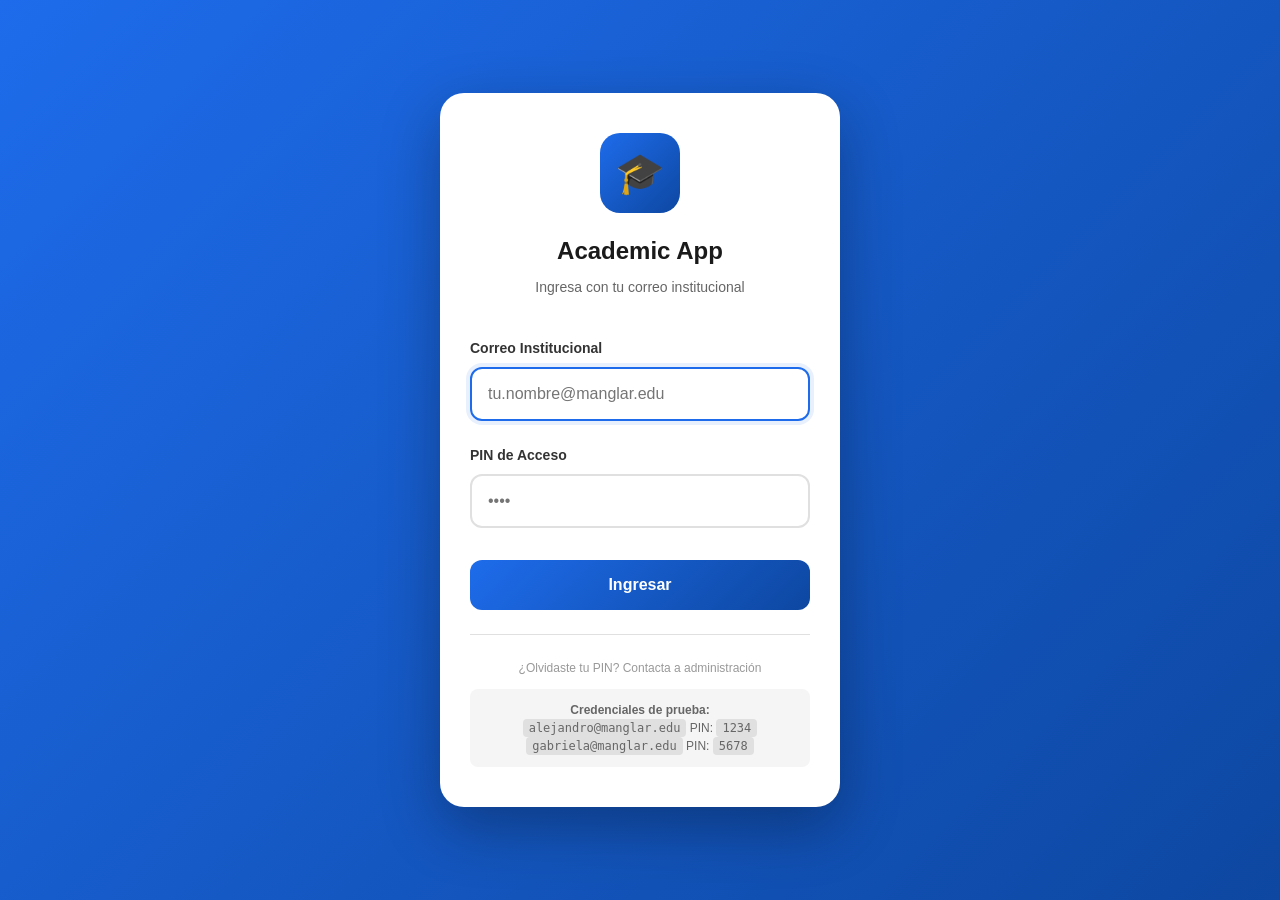
<file: perfil.html>
<!DOCTYPE html>
<html lang="es">
<head>
    <meta charset="UTF-8">
    <meta name="viewport" content="width=device-width, initial-scale=1.0, maximum-scale=1.0, user-scalable=no">
    <meta name="theme-color" content="#1E6CEB">
    <meta name="apple-mobile-web-app-capable" content="yes">
    <meta name="apple-mobile-web-app-status-bar-style" content="black-translucent">
    <title>Perfil - Academic App</title>
    
    <!-- Google Fonts - Inter -->
    <link rel="preconnect" href="https://fonts.googleapis.com">
    <link rel="preconnect" href="https://fonts.gstatic.com" crossorigin>
    <link href="https://fonts.googleapis.com/css2?family=Inter:wght@400;500;600;700&display=swap" rel="stylesheet">
    
    <!-- Estilos -->
    <link rel="stylesheet" href="css/styles.css?v=2">
    <link rel="stylesheet" href="css/perfil.css">
</head>
<body>
    <!-- Contenedor principal (mobile) -->
    <div class="mobile-container">
        
        <!-- Header -->
        <header class="header">
            <div class="header-content">
                <div class="header-left">
                    <button class="back-btn" aria-label="Volver">
                        <svg width="24" height="24" viewBox="0 0 24 24" fill="none" stroke="currentColor" stroke-width="2">
                            <polyline points="15 18 9 12 15 6"/>
                        </svg>
                    </button>
                    <h1 class="page-title">Perfil</h1>
                </div>
                <button class="notification-btn" aria-label="Notificaciones">
                    <svg width="24" height="24" viewBox="0 0 24 24" fill="none" stroke="currentColor" stroke-width="2">
                        <path d="M18 8A6 6 0 0 0 6 8c0 7-3 9-3 9h18s-3-2-3-9"/>
                        <path d="M13.73 21a2 2 0 0 1-3.46 0"/>
                    </svg>
                    <span class="notification-badge">1</span>
                </button>
            </div>
        </header>

        <!-- Main Content -->
        <main class="main-content">
            
            <!-- Profile Header -->
            <div class="profile-header">
                <div class="profile-avatar-large">
                    <img src="data:image/svg+xml,%3Csvg xmlns='http://www.w3.org/2000/svg' viewBox='0 0 100 100'%3E%3Ccircle cx='50' cy='50' r='50' fill='%23E3F2FD'/%3E%3Ctext x='50' y='55' font-size='40' text-anchor='middle' fill='%231E6CEB' font-family='Inter'%3E👤%3C/text%3E%3C/svg%3E\" alt="Avatar">
                    <button class="edit-avatar-btn" aria-label="Cambiar foto">
                        <svg width="20" height="20" viewBox="0 0 24 24" fill="none" stroke="currentColor" stroke-width="2">
                            <path d="M11 4H4a2 2 0 0 0-2 2v14a2 2 0 0 0 2 2h14a2 2 0 0 0 2-2v-7"/>
                            <path d="M18.5 2.5a2.121 2.121 0 0 1 3 3L12 15l-4 1 1-4 9.5-9.5z"/>
                        </svg>
                    </button>
                </div>
                <div class="profile-info">
                    <h2 class="profile-name">Alejandro Rodríguez</h2>
                    <p class="profile-id">ID: 2023-00123456</p>
                    <div class="profile-badges">
                        <span class="badge badge-student">Estudiante</span>
                        <span class="badge badge-year">4to Año</span>
                    </div>
                </div>
            </div>

            <!-- Profile Stats -->
            <div class="profile-stats">
                <div class="stat-card">
                    <span class="stat-value">18.2</span>
                    <span class="stat-label">Promedio</span>
                </div>
                <div class="stat-card">
                    <span class="stat-value">6</span>
                    <span class="stat-label">Materias</span>
                </div>
                <div class="stat-card">
                    <span class="stat-value">92%</span>
                    <span class="stat-label">Asistencia</span>
                </div>
                <div class="stat-card">
                    <span class="stat-value">18</span>
                    <span class="stat-label">Créditos</span>
                </div>
            </div>

            <!-- Profile Sections -->
            <div class="profile-sections">
                
                <!-- Información Personal -->
                <section class="profile-section">
                    <div class="section-header">
                        <h3 class="section-title">Información Personal</h3>
                        <button class="edit-btn" aria-label="Editar información">
                            <svg width="20" height="20" viewBox="0 0 24 24" fill="none" stroke="currentColor" stroke-width="2">
                                <path d="M11 4H4a2 2 0 0 0-2 2v14a2 2 0 0 0 2 2h14a2 2 0 0 0 2-2v-7"/>
                                <path d="M18.5 2.5a2.121 2.121 0 0 1 3 3L12 15l-4 1 1-4 9.5-9.5z"/>
                            </svg>
                        </button>
                    </div>
                    <div class="info-grid">
                        <div class="info-item">
                            <span class="info-label">Email</span>
                            <span class="info-value profile-email">alejandro.rodriguez@universidad.edu</span>
                        </div>
                        <div class="info-item">
                            <span class="info-label">Teléfono</span>
                            <span class="info-value">+1 (555) 123-4567</span>
                        </div>
                        <div class="info-item">
                            <span class="info-label">Carrera</span>
                            <span class="info-value">Ingeniería de Sistemas</span>
                        </div>
                        <div class="info-item">
                            <span class="info-label">Facultad</span>
                            <span class="info-value">Ingeniería y Tecnología</span>
                        </div>
                    </div>
                </section>

                <!-- Configuración -->
                <section class="profile-section">
                    <div class="section-header">
                        <h3 class="section-title">Configuración</h3>
                    </div>
                    <div class="settings-list">
                        <button class="setting-item">
                            <div class="setting-left">
                                <div class="setting-icon">
                                    <svg width="20" height="20" viewBox="0 0 24 24" fill="none" stroke="currentColor" stroke-width="2">
                                        <path d="M18 8A6 6 0 0 0 6 8c0 7-3 9-3 9h18s-3-2-3-9"/>
                                        <path d="M13.73 21a2 2 0 0 1-3.46 0"/>
                                    </svg>
                                </div>
                                <div class="setting-info">
                                    <span class="setting-title">Notificaciones</span>
                                    <span class="setting-subtitle">Configurar alertas y recordatorios</span>
                                </div>
                            </div>
                            <svg width="20" height="20" viewBox="0 0 24 24" fill="none" stroke="currentColor" stroke-width="2">
                                <polyline points="9 18 15 12 9 6"/>
                            </svg>
                        </button>
                        
                        <button class="setting-item">
                            <div class="setting-left">
                                <div class="setting-icon">
                                    <svg width="20" height="20" viewBox="0 0 24 24" fill="none" stroke="currentColor" stroke-width="2">
                                        <path d="M12 22s8-4 8-10V5l-8-3-8 3v7c0 6 8 10 8 10z"/>
                                    </svg>
                                </div>
                                <div class="setting-info">
                                    <span class="setting-title">Privacidad</span>
                                    <span class="setting-subtitle">Controlar visibilidad de datos</span>
                                </div>
                            </div>
                            <svg width="20" height="20" viewBox="0 0 24 24" fill="none" stroke="currentColor" stroke-width="2">
                                <polyline points="9 18 15 12 9 6"/>
                            </svg>
                        </button>
                        
                        <button class="setting-item">
                            <div class="setting-left">
                                <div class="setting-icon">
                                    <svg width="20" height="20" viewBox="0 0 24 24" fill="none" stroke="currentColor" stroke-width="2">
                                        <path d="M21 12.79A9 9 0 1 1 11.21 3 7 7 0 0 0 21 12.79z"/>
                                    </svg>
                                </div>
                                <div class="setting-info">
                                    <span class="setting-title">Modo Oscuro</span>
                                    <span class="setting-subtitle">Cambiar tema de la aplicación</span>
                                </div>
                            </div>
                            <div class="toggle-switch">
                                <input type="checkbox" id="dark-mode-toggle" class="toggle-input">
                                <label for="dark-mode-toggle" class="toggle-label"></label>
                            </div>
                        </button>
                    </div>
                </section>

                <!-- Acciones -->
                <section class="profile-section">
                    <div class="section-header">
                        <h3 class="section-title">Acciones</h3>
                    </div>
                    <div class="actions-list">
                        <button class="action-btn action-btn-primary">
                            <svg width="20" height="20" viewBox="0 0 24 24" fill="none" stroke="currentColor" stroke-width="2">
                                <path d="M21 15v4a2 2 0 0 1-2 2H5a2 2 0 0 1-2-2v-4"/>
                                <polyline points="7 10 12 15 17 10"/>
                                <line x1="12" y1="15" x2="12" y2="3"/>
                            </svg>
                            <span>Exportar Datos</span>
                        </button>
                        
                        <button class="action-btn action-btn-secondary logout-btn">
                            <svg width="20" height="20" viewBox="0 0 24 24" fill="none" stroke="currentColor" stroke-width="2">
                                <path d="M9 21H5a2 2 0 0 1-2-2V5a2 2 0 0 1 2-2h4"/>
                                <polyline points="16 17 21 12 16 7"/>
                                <line x1="21" y1="12" x2="9" y2="12"/>
                            </svg>
                            <span>Cerrar Sesión</span>
                        </button>
                    </div>
                </section>

                <!-- Información de la App -->
                <section class="profile-section app-info">
                    <div class="app-version">
                        <span class="app-name">Academic App</span>
                        <span class="app-version-number">v2.1.0</span>
                    </div>
                    <p class="app-description">Aplicación móvil académica para gestión de notas, calendario y perfil estudiantil.</p>
                    <div class="app-links">
                        <a href="#" class="app-link">Términos de Uso</a>
                        <span class="app-link-separator">•</span>
                        <a href="#" class="app-link">Política de Privacidad</a>
                        <span class="app-link-separator">•</span>
                        <a href="#" class="app-link">Soporte</a>
                    </div>
                </section>

            </div>

            <!-- Espacio para el footer -->
            <div class="bottom-spacer"></div>
        </main>

        <!-- Bottom Navigation -->
        <nav class="bottom-nav">
            <a href="/" class="nav-item">
                <svg width="24" height="24" viewBox="0 0 24 24" fill="none" stroke="currentColor" stroke-width="2">
                    <path d="M3 9l9-7 9 7v11a2 2 0 0 1-2 2H5a2 2 0 0 1-2-2z"/>
                    <polyline points="9 22 9 12 15 12 15 22"/>
                </svg>
                <span>Inicio</span>
            </a>
            <a href="/notas" class="nav-item">
                <svg width="24" height="24" viewBox="0 0 24 24" fill="none" stroke="currentColor" stroke-width="2">
                    <path d="M14 2H6a2 2 0 0 0-2 2v16a2 2 0 0 0 2 2h12a2 2 0 0 0 2-2V8z"/>
                    <polyline points="14 2 14 8 20 8"/>
                    <line x1="16" y1="13" x2="8" y2="13"/>
                    <line x1="16" y1="17" x2="8" y2="17"/>
                    <polyline points="10 9 9 9 8 9"/>
                </svg>
                <span>Notas</span>
            </a>
            <a href="/calendario" class="nav-item">
                <svg width="24" height="24" viewBox="0 0 24 24" fill="none" stroke="currentColor" stroke-width="2">
                    <rect x="3" y="4" width="18" height="18" rx="2" ry="2"/>
                    <line x1="16" y1="2" x2="16" y2="6"/>
                    <line x1="8" y1="2" x2="8" y2="6"/>
                    <line x1="3" y1="10" x2="21" y2="10"/>
                </svg>
                <span>Calendario</span>
            </a>
            <a href="/perfil" class="nav-item active">
                <svg width="24" height="24" viewBox="0 0 24 24" fill="none" stroke="currentColor" stroke-width="2">
                    <path d="M20 21v-2a4 4 0 0 0-4-4H8a4 4 0 0 0-4 4v2"/>
                    <circle cx="12" cy="7" r="4"/>
                </svg>
                <span>Perfil</span>
            </a>
        </nav>
    </div>

    <!-- JavaScript -->
    <script src="js/database.js"></script>
    <script src="js/auth.js"></script>
    <script src="js/app.js"></script>
    <script src="js/perfil.js"></script>
    <!-- FIX AGREGADO -->
    <script src="js/perfil-fix.js"></script>
    
    <!-- Debug script -->
    <script>
        console.log('=== DEBUG PERFIL ===');
        console.log('URL:', window.location.href);
        console.log('Auth.isLoggedIn():', Auth.isLoggedIn());
        console.log('Current user:', Auth.getCurrentUser());
        console.log('LocalStorage manglar_user:', localStorage.getItem('manglar_user'));
        
        // Forzar ejecución de perfil.js si no se ejecutó
        setTimeout(() => {
            console.log('🔧 Forzando ejecución de perfil.js...');
            if (typeof Auth !== 'undefined' && Auth.isLoggedIn()) {
                const user = Auth.getCurrentUser();
                console.log('🔄 Actualizando perfil manualmente para:', user.nombre);
                
                // Actualizar nombre manualmente
                const nameElement = document.querySelector('.profile-name');
                if (nameElement && user.nombre) {
                    console.log('📝 Cambiando nombre manualmente a:', user.nombre);
                    nameElement.textContent = user.nombre;
                }
                
                // Actualizar email manualmente
                const emailElement = document.querySelector('.profile-email');
                if (emailElement && user.correo) {
                    console.log('📧 Cambiando email manualmente a:', user.correo);
                    emailElement.textContent = user.correo;
                }
            }
        }, 1000);
        
        console.log('=== FIN DEBUG ===');
    </script>
</body>
</html>
</file>
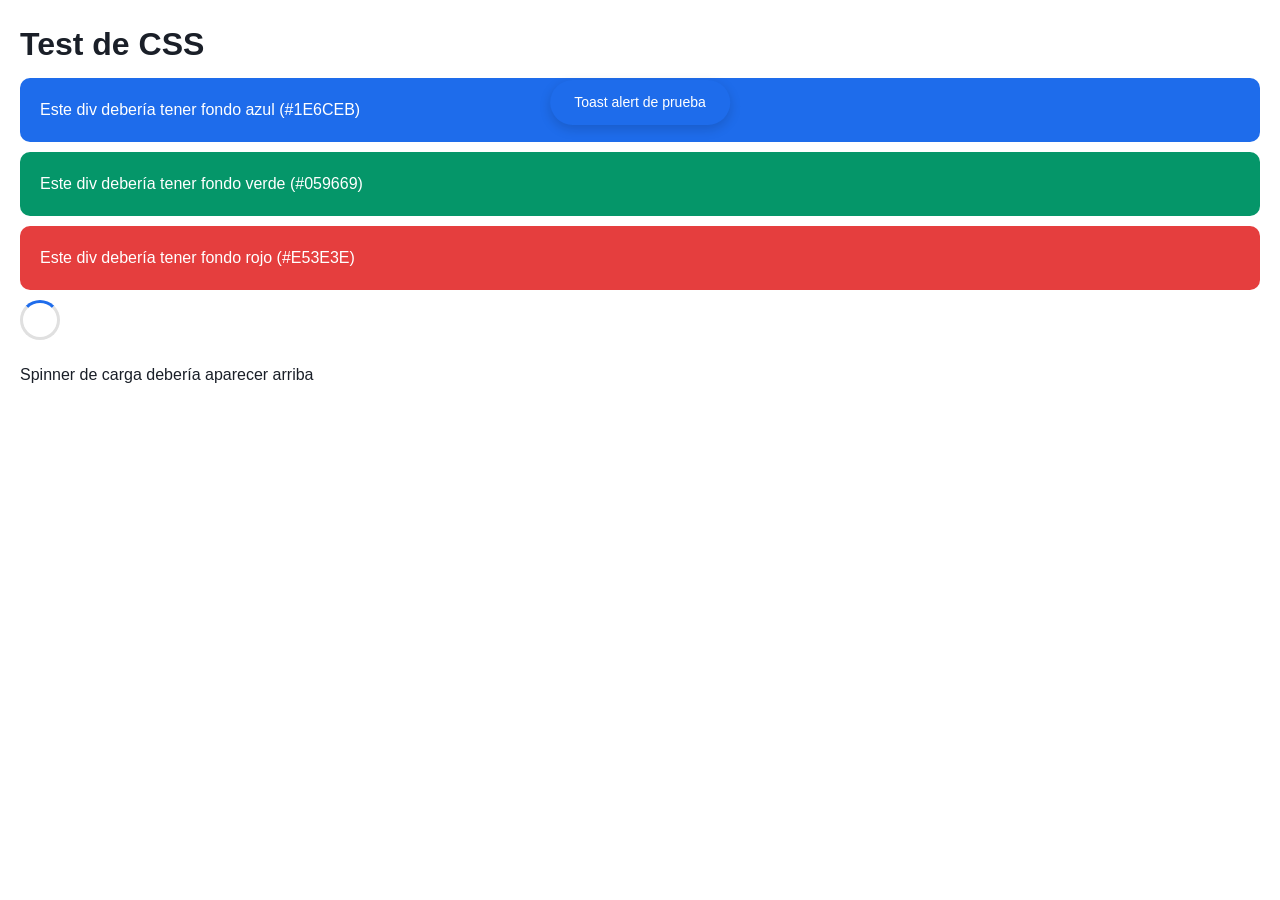
<file: test-css.html>
<!DOCTYPE html>
<html lang="es">
<head>
    <meta charset="UTF-8">
    <meta name="viewport" content="width=device-width, initial-scale=1.0">
    <title>Test CSS</title>
    <link rel="stylesheet" href="css/styles.css">
    <style>
        body {
            padding: 20px;
            font-family: Arial, sans-serif;
        }
        .test {
            background: #1E6CEB;
            color: white;
            padding: 20px;
            border-radius: 10px;
            margin: 10px 0;
        }
        .test-success {
            background: #059669;
        }
        .test-error {
            background: #E53E3E;
        }
    </style>
</head>
<body>
    <h1>Test de CSS</h1>
    
    <div class="test">
        Este div debería tener fondo azul (#1E6CEB)
    </div>
    
    <div class="test test-success">
        Este div debería tener fondo verde (#059669)
    </div>
    
    <div class="test test-error">
        Este div debería tener fondo rojo (#E53E3E)
    </div>
    
    <div class="loading-spinner"></div>
    <p>Spinner de carga debería aparecer arriba</p>
    
    <div class="toast-alert">
        Toast alert de prueba
    </div>
    
    <script>
        console.log('CSS cargado:', document.styleSheets.length, 'hojas de estilo');
        document.styleSheets.forEach((sheet, i) => {
            console.log('Sheet', i, ':', sheet.href || 'inline');
        });
    </script>
</body>
</html>
</file>
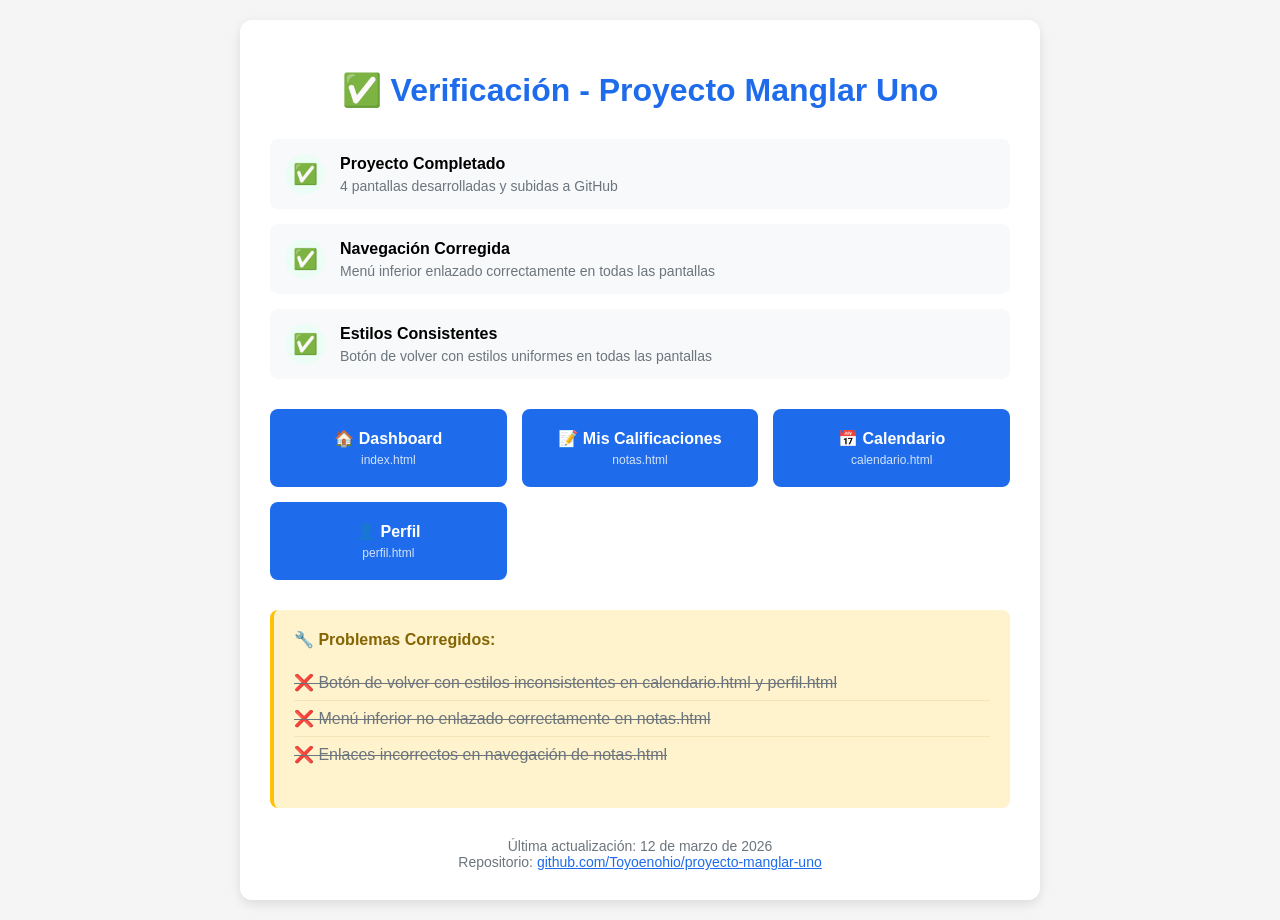
<file: verificacion.html>
<!DOCTYPE html>
<html lang="es">
<head>
    <meta charset="UTF-8">
    <meta name="viewport" content="width=device-width, initial-scale=1.0">
    <title>Verificación - Proyecto Manglar Uno</title>
    <style>
        body {
            font-family: 'Inter', sans-serif;
            max-width: 800px;
            margin: 0 auto;
            padding: 20px;
            background-color: #f5f5f5;
        }
        
        .container {
            background-color: white;
            border-radius: 12px;
            padding: 30px;
            box-shadow: 0 4px 12px rgba(0,0,0,0.1);
        }
        
        h1 {
            color: #1E6CEB;
            margin-bottom: 30px;
            text-align: center;
        }
        
        .status {
            display: flex;
            align-items: center;
            margin-bottom: 15px;
            padding: 15px;
            border-radius: 8px;
            background-color: #f8f9fa;
        }
        
        .status-icon {
            width: 40px;
            height: 40px;
            border-radius: 50%;
            display: flex;
            align-items: center;
            justify-content: center;
            margin-right: 15px;
            font-size: 20px;
        }
        
        .status-success {
            background-color: #ECFDF5;
            color: #059669;
        }
        
        .status-info {
            background-color: #E3F2FD;
            color: #1E6CEB;
        }
        
        .status-warning {
            background-color: #FEF9C3;
            color: #92400E;
        }
        
        .status-content {
            flex: 1;
        }
        
        .status-title {
            font-weight: 600;
            margin-bottom: 5px;
        }
        
        .status-desc {
            font-size: 14px;
            color: #6C757D;
        }
        
        .links {
            display: grid;
            grid-template-columns: repeat(auto-fit, minmax(200px, 1fr));
            gap: 15px;
            margin-top: 30px;
        }
        
        .link-card {
            background-color: #1E6CEB;
            color: white;
            padding: 20px;
            border-radius: 8px;
            text-decoration: none;
            text-align: center;
            transition: transform 0.2s, background-color 0.2s;
        }
        
        .link-card:hover {
            background-color: #1551B8;
            transform: translateY(-2px);
        }
        
        .link-title {
            font-weight: 600;
            margin-bottom: 5px;
        }
        
        .link-url {
            font-size: 12px;
            opacity: 0.8;
        }
        
        .issues {
            margin-top: 30px;
            padding: 20px;
            background-color: #FFF3CD;
            border-radius: 8px;
            border-left: 4px solid #FFC107;
        }
        
        .issues-title {
            color: #856404;
            font-weight: 600;
            margin-bottom: 10px;
        }
        
        .issues-list {
            list-style-type: none;
            padding: 0;
        }
        
        .issues-list li {
            padding: 8px 0;
            border-bottom: 1px solid rgba(133, 100, 4, 0.1);
        }
        
        .issues-list li:last-child {
            border-bottom: none;
        }
        
        .fixed {
            text-decoration: line-through;
            color: #6C757D;
        }
    </style>
</head>
<body>
    <div class="container">
        <h1>✅ Verificación - Proyecto Manglar Uno</h1>
        
        <div class="status">
            <div class="status-icon status-success">✅</div>
            <div class="status-content">
                <div class="status-title">Proyecto Completado</div>
                <div class="status-desc">4 pantallas desarrolladas y subidas a GitHub</div>
            </div>
        </div>
        
        <div class="status">
            <div class="status-icon status-success">✅</div>
            <div class="status-content">
                <div class="status-title">Navegación Corregida</div>
                <div class="status-desc">Menú inferior enlazado correctamente en todas las pantallas</div>
            </div>
        </div>
        
        <div class="status">
            <div class="status-icon status-success">✅</div>
            <div class="status-content">
                <div class="status-title">Estilos Consistentes</div>
                <div class="status-desc">Botón de volver con estilos uniformes en todas las pantallas</div>
            </div>
        </div>
        
        <div class="links">
            <a href="https://toyoenohio.github.io/proyecto-manglar-uno/" class="link-card" target="_blank">
                <div class="link-title">🏠 Dashboard</div>
                <div class="link-url">index.html</div>
            </a>
            
            <a href="https://toyoenohio.github.io/proyecto-manglar-uno/notas" class="link-card" target="_blank">
                <div class="link-title">📝 Mis Calificaciones</div>
                <div class="link-url">notas.html</div>
            </a>
            
            <a href="https://toyoenohio.github.io/proyecto-manglar-uno/calendario" class="link-card" target="_blank">
                <div class="link-title">📅 Calendario</div>
                <div class="link-url">calendario.html</div>
            </a>
            
            <a href="https://toyoenohio.github.io/proyecto-manglar-uno/perfil" class="link-card" target="_blank">
                <div class="link-title">👤 Perfil</div>
                <div class="link-url">perfil.html</div>
            </a>
        </div>
        
        <div class="issues">
            <div class="issues-title">🔧 Problemas Corregidos:</div>
            <ul class="issues-list">
                <li class="fixed">❌ Botón de volver con estilos inconsistentes en calendario.html y perfil.html</li>
                <li class="fixed">❌ Menú inferior no enlazado correctamente en notas.html</li>
                <li class="fixed">❌ Enlaces incorrectos en navegación de notas.html</li>
            </ul>
        </div>
        
        <div style="margin-top: 30px; text-align: center; color: #6C757D; font-size: 14px;">
            Última actualización: 12 de marzo de 2026<br>
            Repositorio: <a href="https://github.com/Toyoenohio/proyecto-manglar-uno" style="color: #1E6CEB;">github.com/Toyoenohio/proyecto-manglar-uno</a>
        </div>
    </div>
</body>
</html>
</file>
<file: css/styles.css>
/* ========================================
   Proyecto Manglar Uno - Academic App
   Mobile-Only Design
   ======================================== */

/* ========================================
   Variables CSS
   ======================================== */
:root {
    /* Colores principales */
    --color-primario: #1E6CEB;
    --color-primario-dark: #1551B8;
    --blanco: #FFFFFF;
    --gris-oscuro: #1A1F28;
    --gris-medio: #6C757D;
    --gris-claro: #F0F4F8;
    
    /* Colores de estados */
    --rojo-alerta: #E53E3E;
    --rojo-claro: #FFE6E6;
    --verde-exito: #059669;
    --verde-claro: #ECFDF5;
    --amarillo-advertencia: #92400E;
    --amarillo-claro: #FEF9C3;
    
    /* Colores de iconos */
    --naranja-materia: #FF9E4D;
    --azul-claro-materia: #E3F2FD;
    --azul-quiz: #4299E1;
    
    /* Tipografía */
    --fuente-principal: 'Inter', -apple-system, BlinkMacSystemFont, 'Segoe UI', Roboto, sans-serif;
    
    /* Espaciado (baseline 8px) */
    --space-1: 4px;
    --space-2: 8px;
    --space-3: 12px;
    --space-4: 16px;
    --space-5: 20px;
    --space-6: 24px;
    --space-7: 32px;
    
    /* Border Radius */
    --radius-sm: 8px;
    --radius-md: 12px;
    --radius-lg: 16px;
    --radius-xl: 20px;
    --radius-full: 9999px;
    
    /* Sombras */
    --shadow-sm: 0 2px 8px rgba(0, 0, 0, 0.05);
    --shadow-md: 0 4px 12px rgba(0, 0, 0, 0.08);
    --shadow-lg: 0 8px 24px rgba(0, 0, 0, 0.12);
}

/* ========================================
   Reset & Base
   ======================================== */
* {
    margin: 0;
    padding: 0;
    box-sizing: border-box;
}

html {
    font-size: 16px;
    -webkit-tap-highlight-color: transparent;
    -webkit-font-smoothing: antialiased;
    -moz-osx-font-smoothing: grayscale;
}

body {
    font-family: var(--fuente-principal);
    background-color: var(--blanco);
    color: var(--gris-oscuro);
    line-height: 1.5;
    overflow-x: hidden;
}

/* ========================================
   Mobile Container
   ======================================== */
.mobile-container {
    max-width: 428px; /* iPhone 14 Pro max width */
    margin: 0 auto;
    background-color: var(--blanco);
    min-height: 100vh;
    position: relative;
    padding-bottom: 84px; /* Space for bottom nav */
}

/* ========================================
   Header
   ======================================== */
.header {
    background-color: var(--blanco);
    padding: var(--space-4) var(--space-4) var(--space-3);
    padding-top: max(var(--space-4), env(safe-area-inset-top));
    position: sticky;
    top: 0;
    z-index: 100;
    box-shadow: var(--shadow-sm);
}

.header-content {
    display: flex;
    justify-content: space-between;
    align-items: center;
}

.header-left {
    display: flex;
    align-items: center;
    gap: var(--space-3);
}

.avatar {
    width: 48px;
    height: 48px;
    border-radius: var(--radius-full);
    overflow: hidden;
    border: 2px solid var(--color-primario);
    flex-shrink: 0;
}

.avatar img {
    width: 100%;
    height: 100%;
    object-fit: cover;
}

.greeting {
    display: flex;
    flex-direction: column;
    gap: 2px;
}

.greeting-small {
    font-size: 14px;
    font-weight: 400;
    color: var(--gris-medio);
    line-height: 1.4;
}

.greeting-large {
    font-size: 20px;
    font-weight: 700;
    color: var(--gris-oscuro);
    line-height: 1.2;
}

.notification-btn {
    width: 40px;
    height: 40px;
    border-radius: var(--radius-sm);
    border: none;
    background-color: transparent;
    display: flex;
    align-items: center;
    justify-content: center;
    cursor: pointer;
    position: relative;
    color: var(--gris-medio);
    transition: background-color 0.2s ease;
}

.notification-btn:active {
    background-color: var(--gris-claro);
}

.notification-btn svg {
    width: 24px;
    height: 24px;
}

.notification-badge {
    position: absolute;
    top: 6px;
    right: 6px;
    width: 12px;
    height: 12px;
    background-color: var(--rojo-alerta);
    border-radius: var(--radius-full);
    border: 2px solid var(--blanco);
}

/* ========================================
   Main Content
   ======================================== */
.main-content {
    padding: var(--space-5) var(--space-4);
}

/* ========================================
   Academic Card
   ======================================== */
.academic-card {
    background: linear-gradient(135deg, var(--color-primario), var(--color-primario-dark));
    border-radius: var(--radius-lg);
    padding: var(--space-6);
    color: var(--blanco);
    box-shadow: var(--shadow-md);
    margin-bottom: var(--space-6);
}

.academic-header {
    display: flex;
    justify-content: space-between;
    align-items: center;
    margin-bottom: var(--space-5);
}

.badge {
    display: inline-flex;
    align-items: center;
    justify-content: center;
    padding: 4px 8px;
    border-radius: var(--radius-xl);
    font-size: 12px;
    font-weight: 500;
    line-height: 1.4;
}

.badge-white {
    background-color: rgba(255, 255, 255, 0.15);
    color: var(--blanco);
}

.badge-subject {
    background-color: rgba(255, 255, 255, 0.26);
    color: var(--blanco);
    padding: 4px 10px;
}

.growth-indicator {
    font-size: 12px;
    font-weight: 500;
    color: var(--blanco);
    opacity: 0.95;
}

.academic-body {
    text-align: left;
    margin-bottom: var(--space-5);
}

.grade-large {
    display: flex;
    align-items: baseline;
    justify-content: flex-start;
    gap: 4px;
    margin-bottom: var(--space-2);
}

.grade-number {
    font-size: 48px;
    font-weight: 700;
    line-height: 1;
    color: var(--blanco);
}

.grade-total {
    font-size: 24px;
    font-weight: 400;
    line-height: 1;
    color: var(--blanco);
    opacity: 0.9;
}

.grade-subtitle {
    font-size: 16px;
    font-weight: 400;
    color: var(--blanco);
    opacity: 0.95;
}

.academic-footer {
    display: flex;
    justify-content: space-between;
    align-items: center;
}

.subjects-badges {
    display: flex;
    gap: 6px;
}

.link-details {
    font-size: 14px;
    font-weight: 500;
    color: var(--blanco);
    text-decoration: underline;
    text-underline-offset: 3px;
    opacity: 0.9;
}

/* ========================================
   Sections
   ======================================== */
.section {
    margin-bottom: var(--space-6);
}

.section-header {
    display: flex;
    justify-content: space-between;
    align-items: center;
    margin-bottom: var(--space-4);
}

.section-title {
    font-size: 20px;
    font-weight: 700;
    color: var(--gris-oscuro);
    line-height: 1.2;
}

.link-view-all {
    font-size: 14px;
    font-weight: 600;
    color: var(--color-primario);
    text-decoration: none;
}

.link-view-all:active {
    opacity: 0.7;
}

/* ========================================
   Assignments Scroll (Horizontal)
   ======================================== */
.assignments-scroll {
    display: flex;
    gap: var(--space-3);
    overflow-x: auto;
    padding-bottom: var(--space-2);
    scroll-snap-type: x mandatory;
    -webkit-overflow-scrolling: touch;
    scrollbar-width: none; /* Firefox */
}

.assignments-scroll::-webkit-scrollbar {
    display: none; /* Chrome, Safari */
}

.assignment-card {
    flex: 0 0 280px;
    background-color: var(--blanco);
    border-radius: var(--radius-md);
    padding: var(--space-4);
    display: flex;
    align-items: center;
    gap: var(--space-3);
    box-shadow: var(--shadow-sm);
    scroll-snap-align: start;
}

.assignment-icon {
    width: 48px;
    height: 48px;
    border-radius: var(--radius-sm);
    display: flex;
    align-items: center;
    justify-content: center;
    flex-shrink: 0;
}

.assignment-icon.math {
    background-color: var(--naranja-materia);
}

.assignment-icon.essay {
    background-color: var(--azul-claro-materia);
}

.assignment-icon.quiz {
    background-color: var(--azul-quiz);
}

.assignment-icon svg {
    width: 24px;
    height: 24px;
}

.assignment-content {
    flex: 1;
    min-width: 0;
}

.assignment-title {
    font-size: 16px;
    font-weight: 600;
    color: var(--gris-oscuro);
    line-height: 1.3;
    margin-bottom: 2px;
    white-space: nowrap;
    overflow: hidden;
    text-overflow: ellipsis;
}

.assignment-subject {
    font-size: 12px;
    font-weight: 500;
    color: var(--gris-medio);
    text-transform: uppercase;
    letter-spacing: 0.5px;
    margin-bottom: var(--space-2);
}

.assignment-footer {
    display: flex;
    gap: var(--space-2);
    flex-wrap: wrap;
}

.badge-urgent-time {
    background-color: var(--rojo-claro);
    color: var(--rojo-alerta);
    padding: 4px 8px;
    border-radius: var(--radius-xl);
    font-size: 12px;
    font-weight: 500;
    display: inline-flex;
    align-items: center;
    gap: 4px;
}

.badge-urgent {
    background-color: var(--rojo-alerta);
    color: var(--blanco);
    padding: 4px 8px;
    border-radius: var(--radius-xl);
    font-size: 12px;
    font-weight: 500;
}

.badge-date {
    background-color: var(--gris-claro);
    color: var(--gris-medio);
    padding: 4px 8px;
    border-radius: var(--radius-xl);
    font-size: 12px;
    font-weight: 500;
    display: inline-flex;
    align-items: center;
    gap: 4px;
}

.badge-date svg {
    width: 12px;
    height: 12px;
}

/* Placeholder card for scroll hint */
.assignment-card-placeholder {
    opacity: 0.6;
}

/* ========================================
   Grades List (Vertical)
   ======================================== */
.grades-list {
    display: flex;
    flex-direction: column;
    gap: var(--space-3);
}

.grade-card {
    background-color: var(--blanco);
    border-radius: var(--radius-md);
    padding: var(--space-4);
    display: flex;
    align-items: center;
    gap: var(--space-3);
    box-shadow: var(--shadow-sm);
}

.grade-icon {
    width: 48px;
    height: 48px;
    border-radius: var(--radius-full);
    background-color: var(--gris-claro);
    display: flex;
    align-items: center;
    justify-content: center;
    flex-shrink: 0;
}

.grade-icon svg {
    width: 24px;
    height: 24px;
}

.grade-info {
    flex: 1;
    min-width: 0;
}

.grade-subject-name {
    font-size: 16px;
    font-weight: 600;
    color: var(--gris-oscuro);
    line-height: 1.3;
    margin-bottom: 2px;
}

.grade-activity {
    font-size: 14px;
    font-weight: 400;
    color: var(--gris-medio);
    line-height: 1.3;
    white-space: nowrap;
    overflow: hidden;
    text-overflow: ellipsis;
}

.grade-score {
    font-size: 18px;
    font-weight: 700;
    line-height: 1;
    padding: 8px 12px;
    border-radius: var(--radius-xl);
    flex-shrink: 0;
}

.grade-score-high {
    background-color: var(--verde-claro);
    color: var(--verde-exito);
}

.grade-score-medium {
    background-color: var(--amarillo-claro);
    color: var(--amarillo-advertencia);
}

.grade-score-low {
    background-color: var(--rojo-claro);
    color: var(--rojo-alerta);
}

/* ========================================
   Bottom Spacer
   ======================================== */
.bottom-spacer {
    height: var(--space-4);
}

/* ========================================
   Bottom Navigation
   ======================================== */
.bottom-nav {
    position: fixed;
    bottom: 0;
    left: 50%;
    transform: translateX(-50%);
    width: 100%;
    max-width: 428px;
    background-color: var(--blanco);
    display: flex;
    justify-content: space-around;
    align-items: center;
    padding: var(--space-2) 0;
    padding-bottom: max(var(--space-2), env(safe-area-inset-bottom));
    box-shadow: 0 -2px 10px rgba(0, 0, 0, 0.05);
    z-index: 1000;
}

.nav-item {
    display: flex;
    flex-direction: column;
    align-items: center;
    gap: 4px;
    padding: var(--space-2) var(--space-3);
    text-decoration: none;
    color: var(--gris-medio);
    transition: color 0.2s ease;
    min-width: 64px;
}

.nav-item svg {
    width: 24px;
    height: 24px;
    transition: stroke 0.2s ease;
}

.nav-item span {
    font-size: 12px;
    font-weight: 500;
    line-height: 1.2;
}

.nav-item.active {
    color: var(--color-primario);
}

.nav-item.active svg {
    stroke: var(--color-primario);
}

.nav-item:active {
    opacity: 0.7;
}

/* ========================================
   Animations
   ======================================== */
@keyframes fadeIn {
    from {
        opacity: 0;
        transform: translateY(10px);
    }
    to {
        opacity: 1;
        transform: translateY(0);
    }
}

.academic-card,
.assignment-card,
.grade-card {
    animation: fadeIn 0.4s ease-out;
}

.assignment-card:nth-child(1) { animation-delay: 0.1s; }
.assignment-card:nth-child(2) { animation-delay: 0.2s; }
.assignment-card:nth-child(3) { animation-delay: 0.3s; }

.grade-card:nth-child(1) { animation-delay: 0.1s; }
.grade-card:nth-child(2) { animation-delay: 0.2s; }
.grade-card:nth-child(3) { animation-delay: 0.3s; }
.grade-card:nth-child(4) { animation-delay: 0.4s; }

/* ========================================
   Safe Area Support (iPhone X+)
   ======================================== */
@supports (padding: max(0px)) {
    .header {
        padding-left: max(var(--space-4), env(safe-area-inset-left));
        padding-right: max(var(--space-4), env(safe-area-inset-right));
    }
    
    .main-content {
        padding-left: max(var(--space-4), env(safe-area-inset-left));
        padding-right: max(var(--space-4), env(safe-area-inset-right));
    }
    
    .bottom-nav {
        padding-left: max(var(--space-2), env(safe-area-inset-left));
        padding-right: max(var(--space-2), env(safe-area-inset-right));
    }
}

/* ========================================
   Active States & Interactions
   ======================================== */
.assignment-card:active,
.grade-card:active {
    transform: scale(0.98);
    transition: transform 0.1s ease;
}

.link-details:active,
.link-view-all:active {
    opacity: 0.7;
}

/* ========================================
   Utility Classes
   ======================================== */
.text-center {
    text-align: center;
}

.hidden {
    display: none;
}

/* ========================================
   Print Styles
   ======================================== */
@media print {
    .bottom-nav,
    .notification-btn,
    .header {
        display: none;
    }
}

/* ========================================
   Estilos adicionales para datos dinámicos
   ======================================== */

.empty-state {
    text-align: center;
    padding: 40px 20px;
    color: #666;
    font-size: 14px;
}

.loading-state {
    text-align: center;
    padding: 40px 20px;
    color: #666;
}

.loading-spinner {
    display: inline-block;
    width: 40px;
    height: 40px;
    border: 3px solid #e0e0e0;
    border-radius: 50%;
    border-top-color: #1E6CEB;
    animation: spin 1s linear infinite;
    margin-bottom: 16px;
}

.error-state {
    text-align: center;
    padding: 40px 20px;
    color: #E53E3E;
}

.retry-btn {
    background: #1E6CEB;
    color: white;
    border: none;
    padding: 10px 20px;
    border-radius: 8px;
    margin-top: 16px;
    cursor: pointer;
    font-size: 14px;
    font-weight: 500;
}

@keyframes spin {
    to { transform: rotate(360deg); }
}

/* Estilos para evaluaciones dinámicas */
.evaluation-item {
    display: flex;
    justify-content: space-between;
    align-items: center;
    padding: 12px 0;
    border-bottom: 1px solid #e0e0e0;
}

.evaluation-item:last-child {
    border-bottom: none;
}

.evaluation-left {
    flex: 1;
}

.evaluation-type {
    font-size: 12px;
    color: #666;
    text-transform: uppercase;
    font-weight: 600;
}

.evaluation-title {
    font-size: 14px;
    font-weight: 500;
    margin-top: 4px;
}

.evaluation-right {
    text-align: right;
}

.evaluation-meta {
    display: flex;
    flex-direction: column;
    gap: 4px;
    align-items: flex-end;
    margin-bottom: 8px;
}

.evaluation-date {
    font-size: 12px;
    color: #666;
}

.evaluation-grade {
    font-size: 16px;
    font-weight: 700;
    padding: 4px 12px;
    border-radius: 12px;
    display: inline-block;
}

.badge-grade {
    background: #059669;
    color: white;
    font-size: 11px;
    padding: 2px 8px;
    border-radius: 10px;
    font-weight: 600;
}

.badge-pending {
    background: #F59E0B;
    color: white;
    font-size: 11px;
    padding: 2px 8px;
    border-radius: 10px;
    font-weight: 600;
}

/* Toast alerts */
.toast-alert {
    position: fixed;
    top: 80px;
    left: 50%;
    transform: translateX(-50%);
    background-color: #1E6CEB;
    color: white;
    padding: 12px 24px;
    border-radius: 24px;
    font-size: 14px;
    font-weight: 500;
    z-index: 9999;
    box-shadow: 0 4px 12px rgba(0,0,0,0.15);
    animation: slideDown 0.3s ease;
    max-width: 90%;
    text-align: center;
}

.toast-success {
    background-color: #059669;
}

.toast-error {
    background-color: #E53E3E;
}

.toast-info {
    background-color: #1E6CEB;
}

/* Estilos para botón expandible de cursos */
.expand-btn {
    background: none;
    border: none;
    padding: 8px;
    cursor: pointer;
    display: flex;
    align-items: center;
    justify-content: center;
    border-radius: 50%;
    transition: background-color 0.2s ease;
}

.expand-btn:hover {
    background-color: rgba(0, 0, 0, 0.05);
}

.expand-btn:active {
    background-color: rgba(0, 0, 0, 0.1);
}

.expand-btn svg {
    transition: transform 0.3s ease;
}

@keyframes slideDown {
    from {
        transform: translateX(-50%) translateY(-20px);
        opacity: 0;
    }
    to {
        transform: translateX(-50%) translateY(0);
        opacity: 1;
    }
}

@keyframes slideUp {
    from {
        transform: translateX(-50%) translateY(0);
        opacity: 1;
    }
    to {
        transform: translateX(-50%) translateY(-20px);
        opacity: 0;
    }
}
</file>
<file: css/calendario.css>
/* ========================================
   Pantalla de Calendario Académico
   ======================================== */

/* ========================================
   Header con botón de volver (consistente con notas.css)
   ======================================== */
.header-left {
    display: flex;
    align-items: center;
    gap: var(--space-3);
}

.back-btn {
    width: 40px;
    height: 40px;
    border-radius: var(--radius-sm);
    border: none;
    background-color: transparent;
    display: flex;
    align-items: center;
    justify-content: center;
    cursor: pointer;
    color: var(--gris-oscuro);
    transition: background-color 0.2s ease;
    padding: 0;
}

.back-btn:active {
    background-color: var(--gris-claro);
}

.back-btn svg {
    width: 24px;
    height: 24px;
}

.page-title {
    font-size: 20px;
    font-weight: 700;
    color: var(--gris-oscuro);
    line-height: 1.2;
    margin: 0;
}

/* ========================================
   Month Navigation
   ======================================== */
.month-navigation {
    display: flex;
    justify-content: space-between;
    align-items: center;
    margin-bottom: var(--space-5);
    padding: var(--space-3) 0;
}

.nav-btn {
    width: 40px;
    height: 40px;
    border-radius: var(--radius-full);
    border: none;
    background-color: var(--gris-claro);
    display: flex;
    align-items: center;
    justify-content: center;
    cursor: pointer;
    color: var(--gris-oscuro);
    transition: background-color 0.2s ease;
    padding: 0;
}

.nav-btn:active {
    background-color: var(--color-primario);
    color: var(--blanco);
}

.nav-btn svg {
    width: 20px;
    height: 20px;
}

.current-month {
    text-align: center;
    flex: 1;
}

.month-title {
    font-size: 20px;
    font-weight: 700;
    color: var(--gris-oscuro);
    line-height: 1.2;
    margin: 0 0 2px 0;
}

.month-subtitle {
    font-size: 14px;
    font-weight: 400;
    color: var(--gris-medio);
    margin: 0;
}

/* ========================================
   Weekday Headers
   ======================================== */
.weekdays {
    display: grid;
    grid-template-columns: repeat(7, 1fr);
    gap: 1px;
    margin-bottom: var(--space-3);
    background-color: var(--gris-claro);
    border-radius: var(--radius-sm);
    overflow: hidden;
}

.weekday {
    text-align: center;
    padding: var(--space-2) 0;
    font-size: 12px;
    font-weight: 600;
    color: var(--gris-medio);
    text-transform: uppercase;
    letter-spacing: 0.5px;
    background-color: var(--blanco);
}

/* ========================================
   Calendar Grid
   ======================================== */
.calendar-grid {
    display: grid;
    grid-template-columns: repeat(7, 1fr);
    gap: 1px;
    background-color: var(--gris-claro);
    border-radius: var(--radius-sm);
    overflow: hidden;
    margin-bottom: var(--space-6);
}

.calendar-day {
    aspect-ratio: 1;
    background-color: var(--blanco);
    display: flex;
    flex-direction: column;
    align-items: center;
    justify-content: flex-start;
    padding: var(--space-2);
    position: relative;
    cursor: pointer;
    transition: background-color 0.2s ease;
}

.calendar-day:active {
    background-color: var(--gris-claro);
}

.calendar-day.empty {
    background-color: var(--gris-claro);
    cursor: default;
}

.calendar-day.empty:active {
    background-color: var(--gris-claro);
}

.calendar-day.today {
    background-color: var(--color-primario);
}

.calendar-day.today .day-number {
    color: var(--blanco);
    font-weight: 700;
}

.day-number {
    font-size: 16px;
    font-weight: 500;
    color: var(--gris-oscuro);
    line-height: 1;
}

.event-dot {
    width: 6px;
    height: 6px;
    border-radius: var(--radius-full);
    margin-top: 2px;
}

.event-dot.event-exam {
    background-color: var(--rojo-alerta);
}

.event-dot.event-assignment {
    background-color: var(--color-primario);
}

.event-dot.event-class {
    background-color: var(--verde-exito);
}

/* ========================================
   Today's Date
   ======================================== */
.today-date {
    font-size: 14px;
    font-weight: 500;
    color: var(--gris-medio);
}

/* ========================================
   Events List
   ======================================== */
.events-list {
    display: flex;
    flex-direction: column;
    gap: var(--space-3);
    margin-bottom: var(--space-6);
}

.event-card {
    background-color: var(--blanco);
    border-radius: var(--radius-md);
    padding: var(--space-4);
    display: flex;
    gap: var(--space-4);
    box-shadow: var(--shadow-sm);
    transition: transform 0.2s ease, box-shadow 0.2s ease;
}

.event-card:active {
    transform: scale(0.98);
    box-shadow: var(--shadow-md);
}

.event-card-class {
    border-left: 4px solid var(--verde-exito);
}

.event-card-assignment {
    border-left: 4px solid var(--color-primario);
}

.event-card-exam {
    border-left: 4px solid var(--rojo-alerta);
}

.event-time {
    display: flex;
    flex-direction: column;
    align-items: center;
    justify-content: center;
    gap: 2px;
    min-width: 60px;
    flex-shrink: 0;
}

.event-hour {
    font-size: 16px;
    font-weight: 700;
    color: var(--gris-oscuro);
    line-height: 1;
}

.event-duration {
    font-size: 12px;
    font-weight: 400;
    color: var(--gris-medio);
    line-height: 1;
}

.event-content {
    flex: 1;
    min-width: 0;
}

.event-title {
    font-size: 16px;
    font-weight: 600;
    color: var(--gris-oscuro);
    line-height: 1.3;
    margin: 0 0 4px 0;
}

.event-location {
    font-size: 14px;
    font-weight: 400;
    color: var(--gris-medio);
    line-height: 1.3;
    margin: 0 0 var(--space-2) 0;
}

.event-footer {
    display: flex;
    gap: var(--space-2);
    flex-wrap: wrap;
}

.badge-subject {
    background-color: var(--gris-claro);
    color: var(--gris-medio);
    padding: 4px 8px;
    border-radius: var(--radius-xl);
    font-size: 12px;
    font-weight: 500;
}

.badge-time {
    background-color: var(--verde-claro);
    color: var(--verde-exito);
    padding: 4px 8px;
    border-radius: var(--radius-xl);
    font-size: 12px;
    font-weight: 500;
}

.badge-exam {
    background-color: var(--rojo-claro);
    color: var(--rojo-alerta);
    padding: 4px 8px;
    border-radius: var(--radius-xl);
    font-size: 12px;
    font-weight: 500;
}

.badge-assignment {
    background-color: #E3F2FD;
    color: var(--color-primario);
    padding: 4px 8px;
    border-radius: var(--radius-xl);
    font-size: 12px;
    font-weight: 500;
}

.badge-class {
    background-color: var(--verde-claro);
    color: var(--verde-exito);
    padding: 4px 8px;
    border-radius: var(--radius-xl);
    font-size: 12px;
    font-weight: 500;
}

/* ========================================
   Upcoming Events
   ======================================== */
.upcoming-events {
    display: flex;
    flex-direction: column;
    gap: var(--space-3);
}

.upcoming-event {
    background-color: var(--blanco);
    border-radius: var(--radius-md);
    padding: var(--space-4);
    display: flex;
    align-items: center;
    gap: var(--space-4);
    box-shadow: var(--shadow-sm);
    transition: transform 0.2s ease, box-shadow 0.2s ease;
}

.upcoming-event:active {
    transform: scale(0.98);
    box-shadow: var(--shadow-md);
}

.upcoming-date {
    display: flex;
    flex-direction: column;
    align-items: center;
    justify-content: center;
    min-width: 56px;
    flex-shrink: 0;
}

.upcoming-day {
    font-size: 24px;
    font-weight: 700;
    color: var(--color-primario);
    line-height: 1;
}

.upcoming-month {
    font-size: 12px;
    font-weight: 500;
    color: var(--gris-medio);
    text-transform: uppercase;
    letter-spacing: 0.5px;
    line-height: 1;
}

.upcoming-content {
    flex: 1;
    min-width: 0;
}

.upcoming-title {
    font-size: 16px;
    font-weight: 600;
    color: var(--gris-oscuro);
    line-height: 1.3;
    margin: 0 0 2px 0;
}

.upcoming-details {
    font-size: 14px;
    font-weight: 400;
    color: var(--gris-medio);
    line-height: 1.3;
    margin: 0;
}

.upcoming-badge {
    flex-shrink: 0;
}

/* ========================================
   Animations
   ======================================== */
@keyframes fadeIn {
    from {
        opacity: 0;
        transform: translateY(10px);
    }
    to {
        opacity: 1;
        transform: translateY(0);
    }
}

.calendar-day {
    animation: fadeIn 0.3s ease-out;
}

.calendar-day:nth-child(1) { animation-delay: 0.05s; }
.calendar-day:nth-child(2) { animation-delay: 0.1s; }
.calendar-day:nth-child(3) { animation-delay: 0.15s; }
.calendar-day:nth-child(4) { animation-delay: 0.2s; }
.calendar-day:nth-child(5) { animation-delay: 0.25s; }
.calendar-day:nth-child(6) { animation-delay: 0.3s; }
.calendar-day:nth-child(7) { animation-delay: 0.35s; }
.calendar-day:nth-child(8) { animation-delay: 0.4s; }
.calendar-day:nth-child(9) { animation-delay: 0.45s; }
.calendar-day:nth-child(10) { animation-delay: 0.5s; }
.calendar-day:nth-child(11) { animation-delay: 0.55s; }
.calendar-day:nth-child(12) { animation-delay: 0.6s; }
.calendar-day:nth-child(13) { animation-delay: 0.65s; }
.calendar-day:nth-child(14) { animation-delay: 0.7s; }
.calendar-day:nth-child(15) { animation-delay: 0.75s; }
.calendar-day:nth-child(16) { animation-delay: 0.8s; }
.calendar-day:nth-child(17) { animation-delay: 0.85s; }
.calendar-day:nth-child(18) { animation-delay: 0.9s; }
.calendar-day:nth-child(19) { animation-delay: 0.95s; }
.calendar-day:nth-child(20) { animation-delay: 1s; }
.calendar-day:nth-child(21) { animation-delay: 1.05s; }
.calendar-day:nth-child(22) { animation-delay: 1.1s; }
.calendar-day:nth-child(23) { animation-delay: 1.15s; }
.calendar-day:nth-child(24) { animation-delay: 1.2s; }
.calendar-day:nth-child(25) { animation-delay: 1.25s; }
.calendar-day:nth-child(26) { animation-delay: 1.3s; }
.calendar-day:nth-child(27) { animation-delay: 1.35s; }
.calendar-day:nth-child(28) { animation-delay: 1.4s; }
.calendar-day:nth-child(29) { animation-delay: 1.45s; }
.calendar-day:nth-child(30) { animation-delay: 1.5s; }
.calendar-day:nth-child(31) { animation-delay: 1.55s; }
.calendar-day:nth-child(32) { animation-delay: 1.6s; }
.calendar-day:nth-child(33) { animation-delay: 1.65s; }
.calendar-day:nth-child(34) { animation-delay: 1.7s; }
.calendar-day:nth-child(35) { animation-delay: 1.75s; }

.event-card {
    animation: fadeIn 0.4s ease-out;
}

.event-card:nth-child(1) { animation-delay: 0.2s; }
.event-card:nth-child(2) { animation-delay: 0.3s; }
.event-card:nth-child(3) { animation-delay: 0.4s; }

.upcoming-event {
    animation: fadeIn 0.4s ease-out;
}

.upcoming-event:nth-child(1) { animation-delay: 0.3s; }
.upcoming-event:nth-child(2) { animation-delay: 0.4s; }
.upcoming-event:nth-child(3) { animation-delay: 0.5s; }

/* ========================================
   Calendar Day States
   ======================================== */
.calendar-day.has-event {
    position: relative;
}

.calendar-day.has-event::after {
    content: '';
    position: absolute;
    bottom: 4px;
    left: 50%;
    transform: translateX(-50%);
    width: 4px;
    height: 4px;
    border-radius: var(--radius-full);
    background-color: var(--color-primario);
}

.calendar-day.today.has-event::after {
    background-color: var(--blanco);
}

/* ========================================
   Event Type Colors
   ======================================== */
.event-type-indicator {
    width: 12px;
    height: 12px;
    border-radius: var(--radius-full);
    flex-shrink: 0;
    margin-top: 4px;
}

.event-type-exam {
    background-color: var(--rojo-alerta);
}

.event-type-assignment {
    background-color: var(--color-primario);
}

.event-type-class {
    background-color: var(--verde-exito);
}

.event-type-meeting {
    background-color: #FF9800;
}

/* ========================================
   Responsive Adjustments
   ======================================== */
@media (max-width: 360px) {
    .event-time {
        min-width: 50px;
    }
    
    .upcoming-date {
        min-width: 48px;
    }
    
    .upcoming-day {
        font-size: 20px;
    }
}

/* ========================================
   Estilos para datos dinámicos
   ======================================== */

.empty-state {
    text-align: center;
    padding: 40px 20px;
    color: #666;
    font-size: 14px;
    grid-column: 1 / -1;
}

.upcoming-meta {
    display: flex;
    gap: 8px;
    margin-top: 8px;
}

.badge-urgent-time {
    background-color: var(--rojo-claro);
    color: var(--rojo-alerta);
    padding: 4px 8px;
    border-radius: var(--radius-xl);
    font-size: 12px;
    font-weight: 500;
    display: inline-flex;
    align-items: center;
    gap: 4px;
}

.badge-date {
    background-color: var(--gris-claro);
    color: var(--gris-medio);
    padding: 4px 8px;
    border-radius: var(--radius-xl);
    font-size: 12px;
    font-weight: 500;
    display: inline-flex;
    align-items: center;
    gap: 4px;
}

.badge-urgent-time svg,
.badge-date svg {
    width: 12px;
    height: 12px;
}

.event-dot {
    width: 4px;
    height: 4px;
    background-color: #1E6CEB;
    border-radius: 50%;
    margin: 2px auto 0;
}

/* Badges para tipos de eventos */
.badge-exam {
    background-color: #E53935;
    color: white;
}

.badge-assignment {
    background-color: #1E88E5;
    color: white;
}

.badge-project {
    background-color: #43A047;
    color: white;
}

.badge-quiz {
    background-color: #FB8C00;
    color: white;
}

.badge-presentation {
    background-color: #8E24AA;
    color: white;
}

/* Iconos para eventos */
.event-icon.exam {
    background-color: #FFEBEE;
}

.event-icon.assignment {
    background-color: #E3F2FD;
}

.event-icon.project {
    background-color: #E8F5E9;
}

.event-icon.quiz {
    background-color: #FFF3E0;
}

.event-icon.presentation {
    background-color: #F3E5F5;
}
</file>
<file: css/notas.css>
/* ========================================
   Pantalla de Notas - Mis Calificaciones
   ======================================== */

/* ========================================
   Header con botón de volver
   ======================================== */
.header-left {
    display: flex;
    align-items: center;
    gap: var(--space-3);
}

.back-btn {
    width: 40px;
    height: 40px;
    border-radius: var(--radius-sm);
    border: none;
    background-color: transparent;
    display: flex;
    align-items: center;
    justify-content: center;
    cursor: pointer;
    color: var(--gris-oscuro);
    transition: background-color 0.2s ease;
    padding: 0;
}

.back-btn:active {
    background-color: var(--gris-claro);
}

.back-btn svg {
    width: 24px;
    height: 24px;
}

.page-title {
    font-size: 20px;
    font-weight: 700;
    color: var(--gris-oscuro);
    line-height: 1.2;
    margin: 0;
}

/* ========================================
   Search Bar
   ======================================== */
.search-container {
    margin-bottom: var(--space-5);
}

.search-bar {
    display: flex;
    align-items: center;
    gap: var(--space-3);
    background-color: var(--gris-claro);
    border-radius: var(--radius-md);
    padding: var(--space-3) var(--space-4);
    transition: box-shadow 0.2s ease;
}

.search-bar:focus-within {
    box-shadow: 0 0 0 2px var(--color-primario);
}

.search-icon {
    width: 20px;
    height: 20px;
    color: var(--gris-medio);
    flex-shrink: 0;
}

.search-input {
    flex: 1;
    border: none;
    background: transparent;
    font-size: 15px;
    color: var(--gris-oscuro);
    outline: none;
    font-family: var(--fuente-principal);
}

.search-input::placeholder {
    color: var(--gris-medio);
}

/* ========================================
   Summary Cards
   ======================================== */
.summary-cards {
    display: grid;
    grid-template-columns: repeat(3, 1fr);
    gap: var(--space-3);
    margin-bottom: var(--space-6);
}

.summary-card {
    background-color: var(--blanco);
    border-radius: var(--radius-md);
    padding: var(--space-4) var(--space-3);
    display: flex;
    flex-direction: column;
    align-items: center;
    justify-content: center;
    gap: var(--space-2);
    box-shadow: var(--shadow-sm);
    min-height: 80px;
    transition: transform 0.2s ease, box-shadow 0.2s ease;
}

.summary-card:active {
    transform: scale(0.98);
}

.summary-card-primary {
    background: linear-gradient(135deg, var(--color-primario), var(--color-primario-dark));
}

.summary-card-primary .summary-label,
.summary-card-primary .summary-value {
    color: var(--blanco);
}

.summary-label {
    font-size: 10px;
    font-weight: 600;
    color: var(--gris-medio);
    text-transform: uppercase;
    letter-spacing: 0.5px;
    text-align: center;
}

.summary-value {
    font-size: 24px;
    font-weight: 700;
    color: var(--gris-oscuro);
    line-height: 1;
}

.summary-card-primary .summary-value {
    font-size: 28px;
}

/* ========================================
   Section Divider
   ======================================== */
.section-header-divider {
    margin-bottom: var(--space-4);
}

.section-subtitle {
    font-size: 14px;
    font-weight: 600;
    color: var(--gris-medio);
    text-transform: uppercase;
    letter-spacing: 0.5px;
    margin: 0;
}

/* ========================================
   Course List
   ======================================== */
.course-list {
    display: flex;
    flex-direction: column;
    gap: var(--space-3);
    margin-bottom: var(--space-6);
}

.course-card {
    background-color: var(--blanco);
    border-radius: var(--radius-md);
    box-shadow: var(--shadow-sm);
    overflow: hidden;
    transition: box-shadow 0.2s ease;
}

.course-card:active {
    box-shadow: var(--shadow-md);
}

.course-header {
    display: flex;
    justify-content: space-between;
    align-items: center;
    padding: var(--space-4);
    cursor: pointer;
}

.course-left {
    display: flex;
    align-items: center;
    gap: var(--space-3);
    flex: 1;
    min-width: 0;
}

.course-icon {
    width: 48px;
    height: 48px;
    border-radius: var(--radius-full);
    display: flex;
    align-items: center;
    justify-content: center;
    flex-shrink: 0;
}

.course-icon svg {
    width: 24px;
    height: 24px;
}

.course-icon-math {
    background-color: #E3F2FD;
    color: var(--color-primario);
}

.course-icon-language {
    background-color: #FFF3E0;
    color: #FF9800;
}

.course-icon-science {
    background-color: #E8F5E9;
    color: var(--verde-exito);
}

.course-icon-history {
    background-color: #F3E5F5;
    color: #9C27B0;
}

.course-icon-english {
    background-color: #E1F5FE;
    color: #03A9F4;
}

.course-info {
    flex: 1;
    min-width: 0;
}

.course-name {
    font-size: 16px;
    font-weight: 600;
    color: var(--gris-oscuro);
    line-height: 1.3;
    margin: 0 0 2px 0;
    white-space: nowrap;
    overflow: hidden;
    text-overflow: ellipsis;
}

.course-professor {
    font-size: 13px;
    font-weight: 400;
    color: var(--gris-medio);
    line-height: 1.3;
    margin: 0;
    font-style: italic;
}

.course-right {
    display: flex;
    align-items: center;
    gap: var(--space-2);
}

.grade-badge {
    font-size: 16px;
    font-weight: 700;
    padding: 6px 12px;
    border-radius: var(--radius-xl);
    line-height: 1;
}

.grade-badge-high {
    background-color: var(--verde-claro);
    color: var(--verde-exito);
}

.grade-badge-medium {
    background-color: var(--amarillo-claro);
    color: var(--amarillo-advertencia);
}

.grade-badge-low {
    background-color: var(--rojo-claro);
    color: var(--rojo-alerta);
}

.expand-btn {
    width: 32px;
    height: 32px;
    border-radius: var(--radius-sm);
    border: none;
    background-color: transparent;
    display: flex;
    align-items: center;
    justify-content: center;
    cursor: pointer;
    color: var(--gris-medio);
    transition: background-color 0.2s ease, transform 0.3s ease;
    padding: 0;
}

.expand-btn:active {
    background-color: var(--gris-claro);
}

.expand-btn svg {
    width: 20px;
    height: 20px;
    transition: transform 0.3s ease;
}

.course-card-expanded .expand-btn svg {
    transform: rotate(180deg);
}

/* ========================================
   Course Details (Assessment Breakdown)
   ======================================== */
.course-details {
    max-height: 0;
    overflow: hidden;
    transition: max-height 0.3s ease;
    background-color: var(--gris-claro);
}

.course-card-expanded .course-details {
    max-height: 500px;
}

.assessment-item {
    display: flex;
    justify-content: space-between;
    align-items: center;
    padding: var(--space-3) var(--space-4);
    border-bottom: 1px solid rgba(0, 0, 0, 0.05);
}

.assessment-item:last-child {
    border-bottom: none;
}

.assessment-name {
    font-size: 14px;
    font-weight: 500;
    color: var(--gris-oscuro);
    flex: 1;
}

.assessment-weight {
    font-size: 12px;
    font-weight: 400;
    color: var(--gris-medio);
    margin: 0 var(--space-3);
    flex-shrink: 0;
}

.assessment-score {
    font-size: 14px;
    font-weight: 600;
    flex-shrink: 0;
    min-width: 70px;
    text-align: right;
}

.assessment-score-high {
    color: var(--verde-exito);
}

.assessment-score-medium {
    color: var(--amarillo-advertencia);
}

.assessment-score-low {
    color: var(--rojo-alerta);
}

.assessment-score-pending {
    color: var(--gris-medio);
    font-style: italic;
    font-weight: 400;
}

/* ========================================
   Simulator Banner
   ======================================== */
.simulator-banner {
    background: linear-gradient(135deg, #1A1F28, #2D3748);
    border-radius: var(--radius-lg);
    padding: var(--space-5);
    display: flex;
    align-items: center;
    gap: var(--space-4);
    box-shadow: var(--shadow-md);
    margin-bottom: var(--space-4);
    cursor: pointer;
    transition: transform 0.2s ease, box-shadow 0.2s ease;
}

.simulator-banner:active {
    transform: scale(0.98);
    box-shadow: var(--shadow-lg);
}

.simulator-icon {
    width: 56px;
    height: 56px;
    border-radius: var(--radius-full);
    background-color: rgba(255, 255, 255, 0.1);
    display: flex;
    align-items: center;
    justify-content: center;
    flex-shrink: 0;
}

.simulator-icon svg {
    width: 32px;
    height: 32px;
    color: var(--blanco);
}

.simulator-content {
    flex: 1;
    min-width: 0;
}

.simulator-title {
    font-size: 18px;
    font-weight: 700;
    color: var(--blanco);
    line-height: 1.2;
    margin: 0 0 4px 0;
}

.simulator-subtitle {
    font-size: 13px;
    font-weight: 400;
    color: rgba(255, 255, 255, 0.7);
    line-height: 1.4;
    margin: 0;
    display: -webkit-box;
    -webkit-line-clamp: 2;
    -webkit-box-orient: vertical;
    overflow: hidden;
}

.simulator-btn {
    width: 40px;
    height: 40px;
    border-radius: var(--radius-full);
    border: none;
    background-color: rgba(255, 255, 255, 0.1);
    display: flex;
    align-items: center;
    justify-content: center;
    cursor: pointer;
    color: var(--blanco);
    transition: background-color 0.2s ease;
    flex-shrink: 0;
    padding: 0;
}

.simulator-btn:active {
    background-color: rgba(255, 255, 255, 0.2);
}

.simulator-btn svg {
    width: 20px;
    height: 20px;
}

/* ========================================
   Animations
   ======================================== */
@keyframes fadeInUp {
    from {
        opacity: 0;
        transform: translateY(20px);
    }
    to {
        opacity: 1;
        transform: translateY(0);
    }
}

.course-card {
    animation: fadeInUp 0.4s ease-out;
}

.course-card:nth-child(1) { animation-delay: 0.1s; }
.course-card:nth-child(2) { animation-delay: 0.15s; }
.course-card:nth-child(3) { animation-delay: 0.2s; }
.course-card:nth-child(4) { animation-delay: 0.25s; }
.course-card:nth-child(5) { animation-delay: 0.3s; }

.summary-cards {
    animation: fadeInUp 0.5s ease-out;
}

.search-container {
    animation: fadeInUp 0.5s ease-out 0.1s both;
}

/* ========================================
   Search Animations
   ======================================== */
.search-bar {
    transition: box-shadow 0.2s ease, transform 0.2s ease;
}

.search-bar:focus-within {
    transform: translateY(-2px);
}
</file>
<file: css/perfil.css>
/* ========================================
   Pantalla de Perfil
   ======================================== */

/* ========================================
   Header con botón de volver (consistente con notas.css)
   ======================================== */
.header-left {
    display: flex;
    align-items: center;
    gap: var(--space-3);
}

.back-btn {
    width: 40px;
    height: 40px;
    border-radius: var(--radius-sm);
    border: none;
    background-color: transparent;
    display: flex;
    align-items: center;
    justify-content: center;
    cursor: pointer;
    color: var(--gris-oscuro);
    transition: background-color 0.2s ease;
    padding: 0;
}

.back-btn:active {
    background-color: var(--gris-claro);
}

.back-btn svg {
    width: 24px;
    height: 24px;
}

.page-title {
    font-size: 20px;
    font-weight: 700;
    color: var(--gris-oscuro);
    line-height: 1.2;
    margin: 0;
}

/* ========================================
   Profile Header
   ======================================== */
.profile-header {
    display: flex;
    flex-direction: column;
    align-items: center;
    text-align: center;
    margin-bottom: var(--space-6);
    padding: var(--space-4);
    background: linear-gradient(135deg, var(--color-primario), var(--color-primario-dark));
    border-radius: var(--radius-lg);
    color: var(--blanco);
    position: relative;
}

.profile-avatar-large {
    width: 100px;
    height: 100px;
    border-radius: var(--radius-full);
    overflow: hidden;
    border: 4px solid rgba(255, 255, 255, 0.3);
    margin-bottom: var(--space-4);
    position: relative;
}

.profile-avatar-large img {
    width: 100%;
    height: 100%;
    object-fit: cover;
}

.edit-avatar-btn {
    position: absolute;
    bottom: 0;
    right: 0;
    width: 36px;
    height: 36px;
    border-radius: var(--radius-full);
    background-color: var(--blanco);
    border: none;
    display: flex;
    align-items: center;
    justify-content: center;
    cursor: pointer;
    color: var(--color-primario);
    box-shadow: var(--shadow-md);
    transition: transform 0.2s ease;
}

.edit-avatar-btn:active {
    transform: scale(0.95);
}

.edit-avatar-btn svg {
    width: 18px;
    height: 18px;
}

.profile-info {
    width: 100%;
}

.profile-name {
    font-size: 24px;
    font-weight: 700;
    color: var(--blanco);
    line-height: 1.2;
    margin: 0 0 var(--space-2) 0;
}

.profile-id {
    font-size: 14px;
    font-weight: 400;
    color: rgba(255, 255, 255, 0.8);
    margin: 0 0 var(--space-3) 0;
}

.profile-badges {
    display: flex;
    justify-content: center;
    gap: var(--space-2);
    flex-wrap: wrap;
}

.badge-student {
    background-color: rgba(255, 255, 255, 0.2);
    color: var(--blanco);
    padding: 6px 12px;
    border-radius: var(--radius-xl);
    font-size: 12px;
    font-weight: 600;
}

.badge-year {
    background-color: rgba(255, 255, 255, 0.2);
    color: var(--blanco);
    padding: 6px 12px;
    border-radius: var(--radius-xl);
    font-size: 12px;
    font-weight: 600;
}

/* ========================================
   Profile Stats
   ======================================== */
.profile-stats {
    display: grid;
    grid-template-columns: repeat(2, 1fr);
    gap: var(--space-3);
    margin-bottom: var(--space-6);
}

.stat-card {
    background-color: var(--blanco);
    border-radius: var(--radius-md);
    padding: var(--space-4);
    display: flex;
    flex-direction: column;
    align-items: center;
    justify-content: center;
    gap: var(--space-2);
    box-shadow: var(--shadow-sm);
    transition: transform 0.2s ease, box-shadow 0.2s ease;
}

.stat-card:active {
    transform: scale(0.98);
    box-shadow: var(--shadow-md);
}

.stat-value {
    font-size: 24px;
    font-weight: 700;
    color: var(--color-primario);
    line-height: 1;
}

.stat-label {
    font-size: 12px;
    font-weight: 500;
    color: var(--gris-medio);
    text-transform: uppercase;
    letter-spacing: 0.5px;
    text-align: center;
}

/* ========================================
   Profile Sections
   ======================================== */
.profile-sections {
    display: flex;
    flex-direction: column;
    gap: var(--space-6);
    margin-bottom: var(--space-6);
}

.profile-section {
    background-color: var(--blanco);
    border-radius: var(--radius-lg);
    padding: var(--space-5);
    box-shadow: var(--shadow-sm);
}

.section-header {
    display: flex;
    justify-content: space-between;
    align-items: center;
    margin-bottom: var(--space-4);
}

.section-title {
    font-size: 18px;
    font-weight: 700;
    color: var(--gris-oscuro);
    line-height: 1.2;
    margin: 0;
}

.edit-btn {
    width: 36px;
    height: 36px;
    border-radius: var(--radius-sm);
    border: none;
    background-color: var(--gris-claro);
    display: flex;
    align-items: center;
    justify-content: center;
    cursor: pointer;
    color: var(--gris-medio);
    transition: background-color 0.2s ease;
    padding: 0;
}

.edit-btn:active {
    background-color: var(--color-primario);
    color: var(--blanco);
}

.edit-btn svg {
    width: 18px;
    height: 18px;
}

/* ========================================
   Information Grid
   ======================================== */
.info-grid {
    display: flex;
    flex-direction: column;
    gap: var(--space-3);
}

.info-item {
    display: flex;
    flex-direction: column;
    gap: 4px;
    padding-bottom: var(--space-3);
    border-bottom: 1px solid var(--gris-claro);
}

.info-item:last-child {
    border-bottom: none;
    padding-bottom: 0;
}

.info-label {
    font-size: 12px;
    font-weight: 500;
    color: var(--gris-medio);
    text-transform: uppercase;
    letter-spacing: 0.5px;
}

.info-value {
    font-size: 15px;
    font-weight: 500;
    color: var(--gris-oscuro);
    line-height: 1.4;
}

/* ========================================
   Settings List
   ======================================== */
.settings-list {
    display: flex;
    flex-direction: column;
    gap: 1px;
    background-color: var(--gris-claro);
    border-radius: var(--radius-md);
    overflow: hidden;
}

.setting-item {
    display: flex;
    justify-content: space-between;
    align-items: center;
    padding: var(--space-4);
    background-color: var(--blanco);
    border: none;
    cursor: pointer;
    transition: background-color 0.2s ease;
    text-align: left;
}

.setting-item:active {
    background-color: var(--gris-claro);
}

.setting-left {
    display: flex;
    align-items: center;
    gap: var(--space-3);
    flex: 1;
    min-width: 0;
}

.setting-icon {
    width: 40px;
    height: 40px;
    border-radius: var(--radius-sm);
    background-color: var(--gris-claro);
    display: flex;
    align-items: center;
    justify-content: center;
    flex-shrink: 0;
    color: var(--gris-medio);
}

.setting-icon svg {
    width: 20px;
    height: 20px;
}

.setting-info {
    flex: 1;
    min-width: 0;
}

.setting-title {
    display: block;
    font-size: 16px;
    font-weight: 600;
    color: var(--gris-oscuro);
    line-height: 1.3;
    margin-bottom: 2px;
}

.setting-subtitle {
    display: block;
    font-size: 13px;
    font-weight: 400;
    color: var(--gris-medio);
    line-height: 1.3;
}

.setting-item svg:last-child {
    width: 20px;
    height: 20px;
    color: var(--gris-medio);
    flex-shrink: 0;
}

/* ========================================
   Toggle Switch
   ======================================== */
.toggle-switch {
    position: relative;
    display: inline-block;
    width: 52px;
    height: 28px;
    flex-shrink: 0;
}

.toggle-input {
    opacity: 0;
    width: 0;
    height: 0;
}

.toggle-label {
    position: absolute;
    cursor: pointer;
    top: 0;
    left: 0;
    right: 0;
    bottom: 0;
    background-color: var(--gris-medio);
    transition: .4s;
    border-radius: 34px;
}

.toggle-label:before {
    position: absolute;
    content: "";
    height: 20px;
    width: 20px;
    left: 4px;
    bottom: 4px;
    background-color: var(--blanco);
    transition: .4s;
    border-radius: 50%;
}

.toggle-input:checked + .toggle-label {
    background-color: var(--color-primario);
}

.toggle-input:checked + .toggle-label:before {
    transform: translateX(24px);
}

/* ========================================
   Actions List
   ======================================== */
.actions-list {
    display: flex;
    flex-direction: column;
    gap: var(--space-3);
}

.action-btn {
    display: flex;
    align-items: center;
    justify-content: center;
    gap: var(--space-2);
    padding: var(--space-4);
    border-radius: var(--radius-md);
    border: none;
    font-size: 16px;
    font-weight: 600;
    cursor: pointer;
    transition: transform 0.2s ease, opacity 0.2s ease;
    width: 100%;
}

.action-btn:active {
    transform: scale(0.98);
    opacity: 0.9;
}

.action-btn svg {
    width: 20px;
    height: 20px;
}

.action-btn-primary {
    background-color: var(--color-primario);
    color: var(--blanco);
}

.action-btn-secondary {
    background-color: var(--gris-claro);
    color: var(--gris-oscuro);
}

/* ========================================
   App Info
   ======================================== */
.app-info {
    text-align: center;
    background-color: var(--gris-claro);
    border: 1px solid rgba(0, 0, 0, 0.05);
}

.app-version {
    display: flex;
    justify-content: center;
    align-items: baseline;
    gap: var(--space-2);
    margin-bottom: var(--space-3);
}

.app-name {
    font-size: 16px;
    font-weight: 700;
    color: var(--gris-oscuro);
}

.app-version-number {
    font-size: 14px;
    font-weight: 400;
    color: var(--gris-medio);
}

.app-description {
    font-size: 14px;
    font-weight: 400;
    color: var(--gris-medio);
    line-height: 1.5;
    margin: 0 0 var(--space-4) 0;
}

.app-links {
    display: flex;
    justify-content: center;
    align-items: center;
    gap: var(--space-2);
    flex-wrap: wrap;
}

.app-link {
    font-size: 13px;
    font-weight: 500;
    color: var(--color-primario);
    text-decoration: none;
}

.app-link:active {
    opacity: 0.7;
}

.app-link-separator {
    font-size: 13px;
    color: var(--gris-medio);
}

/* ========================================
   Animations
   ======================================== */
@keyframes fadeInUp {
    from {
        opacity: 0;
        transform: translateY(20px);
    }
    to {
        opacity: 1;
        transform: translateY(0);
    }
}

.profile-header {
    animation: fadeInUp 0.5s ease-out;
}

.profile-stats {
    animation: fadeInUp 0.5s ease-out 0.1s both;
}

.profile-section {
    animation: fadeInUp 0.5s ease-out;
}

.profile-section:nth-child(1) { animation-delay: 0.2s; }
.profile-section:nth-child(2) { animation-delay: 0.3s; }
.profile-section:nth-child(3) { animation-delay: 0.4s; }
.profile-section:nth-child(4) { animation-delay: 0.5s; }

/* ========================================
   Responsive Adjustments
   ======================================== */
@media (max-width: 360px) {
    .profile-stats {
        grid-template-columns: 1fr;
    }
    
    .profile-name {
        font-size: 20px;
    }
    
    .setting-title {
        font-size: 15px;
    }
    
    .setting-subtitle {
        font-size: 12px;
    }
}

/* ========================================
   Dark Mode Support (Placeholder)
   ======================================== */
@media (prefers-color-scheme: dark) {
    .profile-section,
    .stat-card,
    .setting-item {
        background-color: #1A1F28;
        color: var(--blanco);
    }
    
    .info-value,
    .setting-title,
    .section-title {
        color: var(--blanco);
    }
    
    .info-label,
    .setting-subtitle,
    .app-description {
        color: rgba(255, 255, 255, 0.7);
    }
    
    .settings-list {
        background-color: #2D3748;
    }
    
    .app-info {
        background-color: #2D3748;
        border-color: #4A5568;
    }
}
</file>
